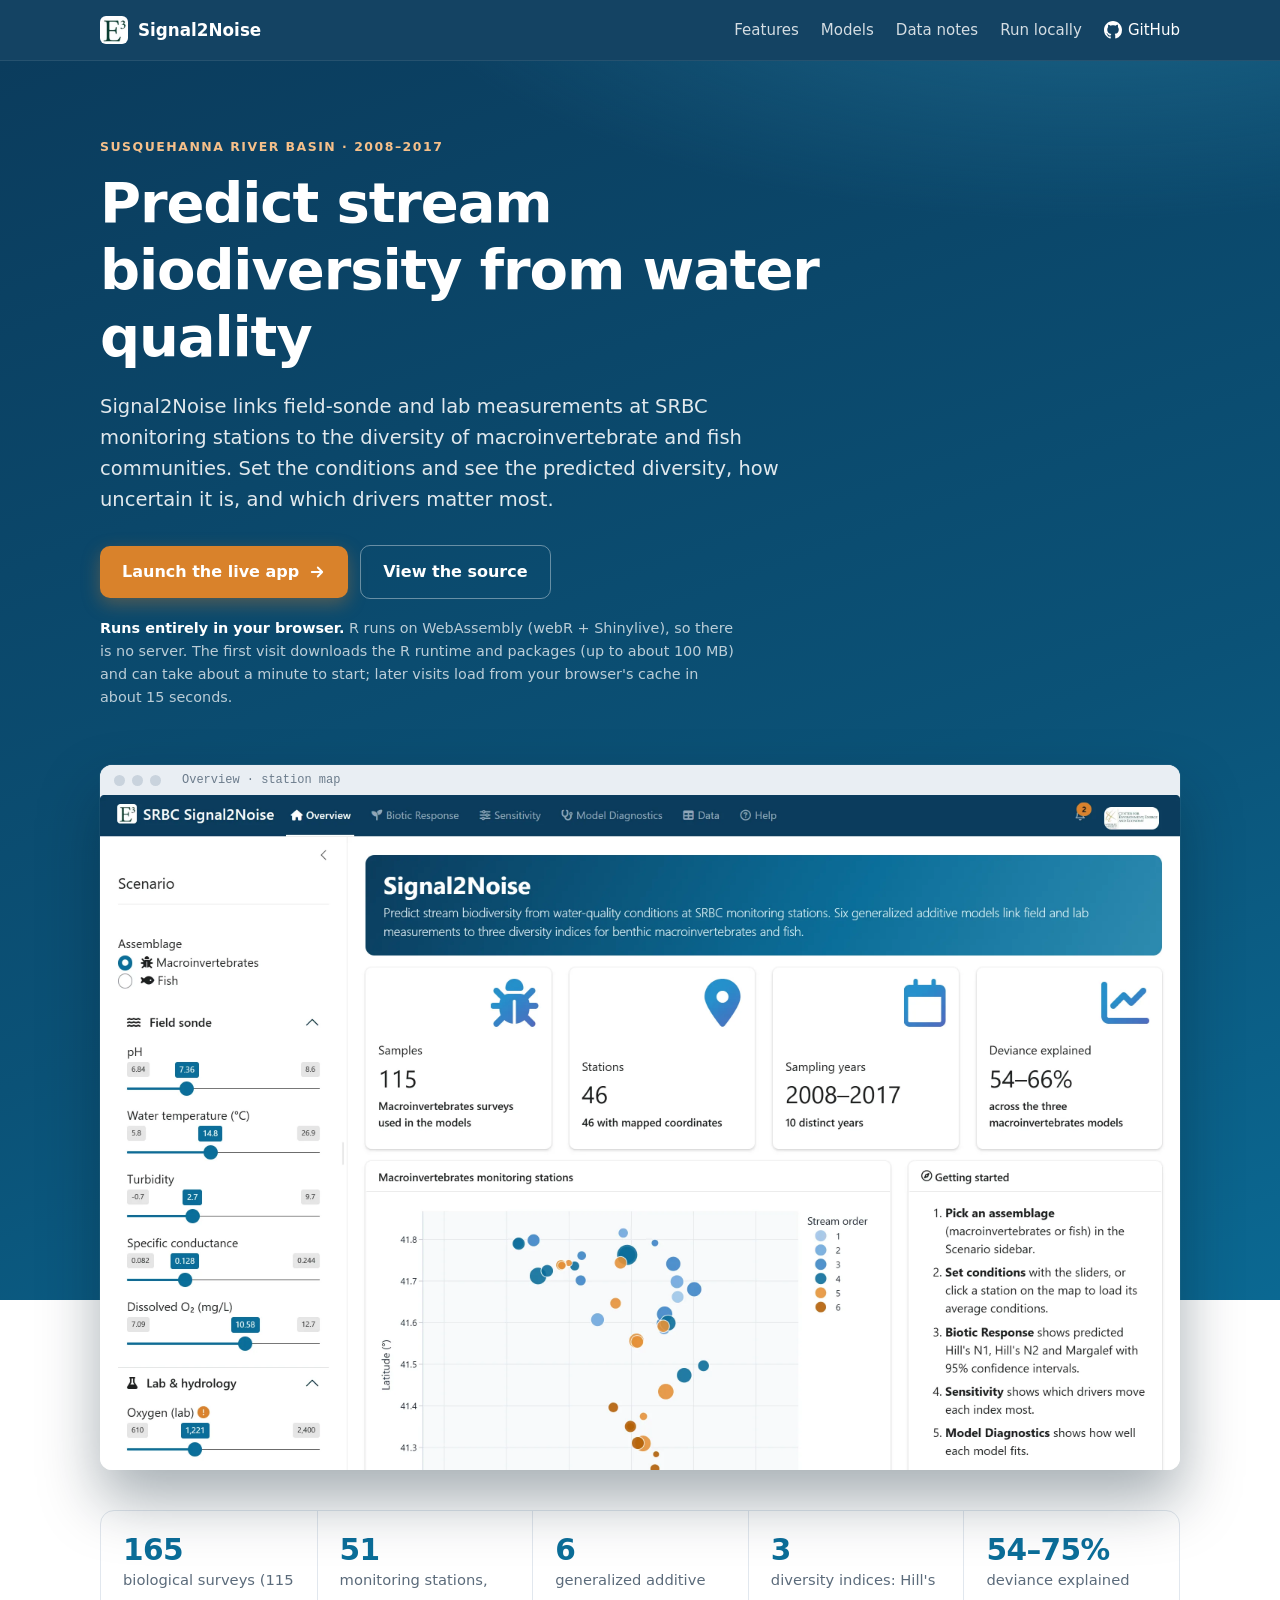
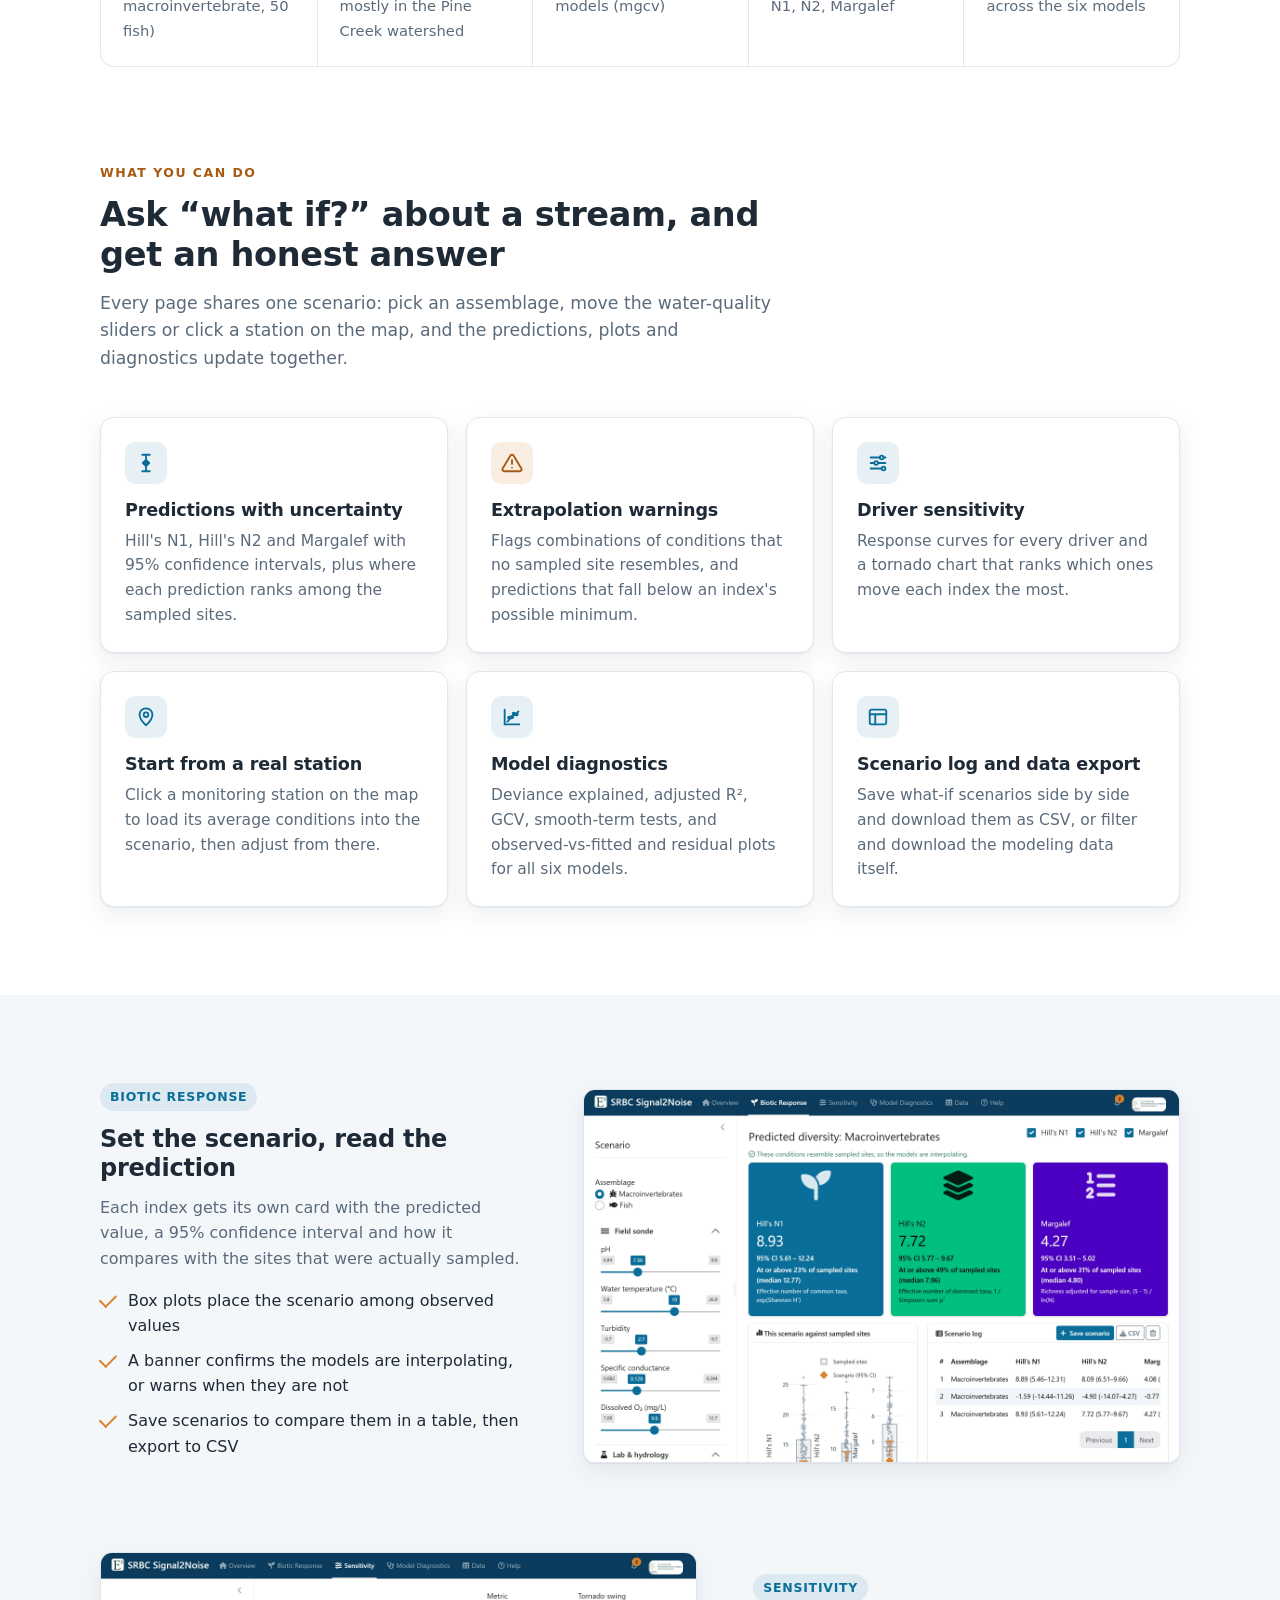
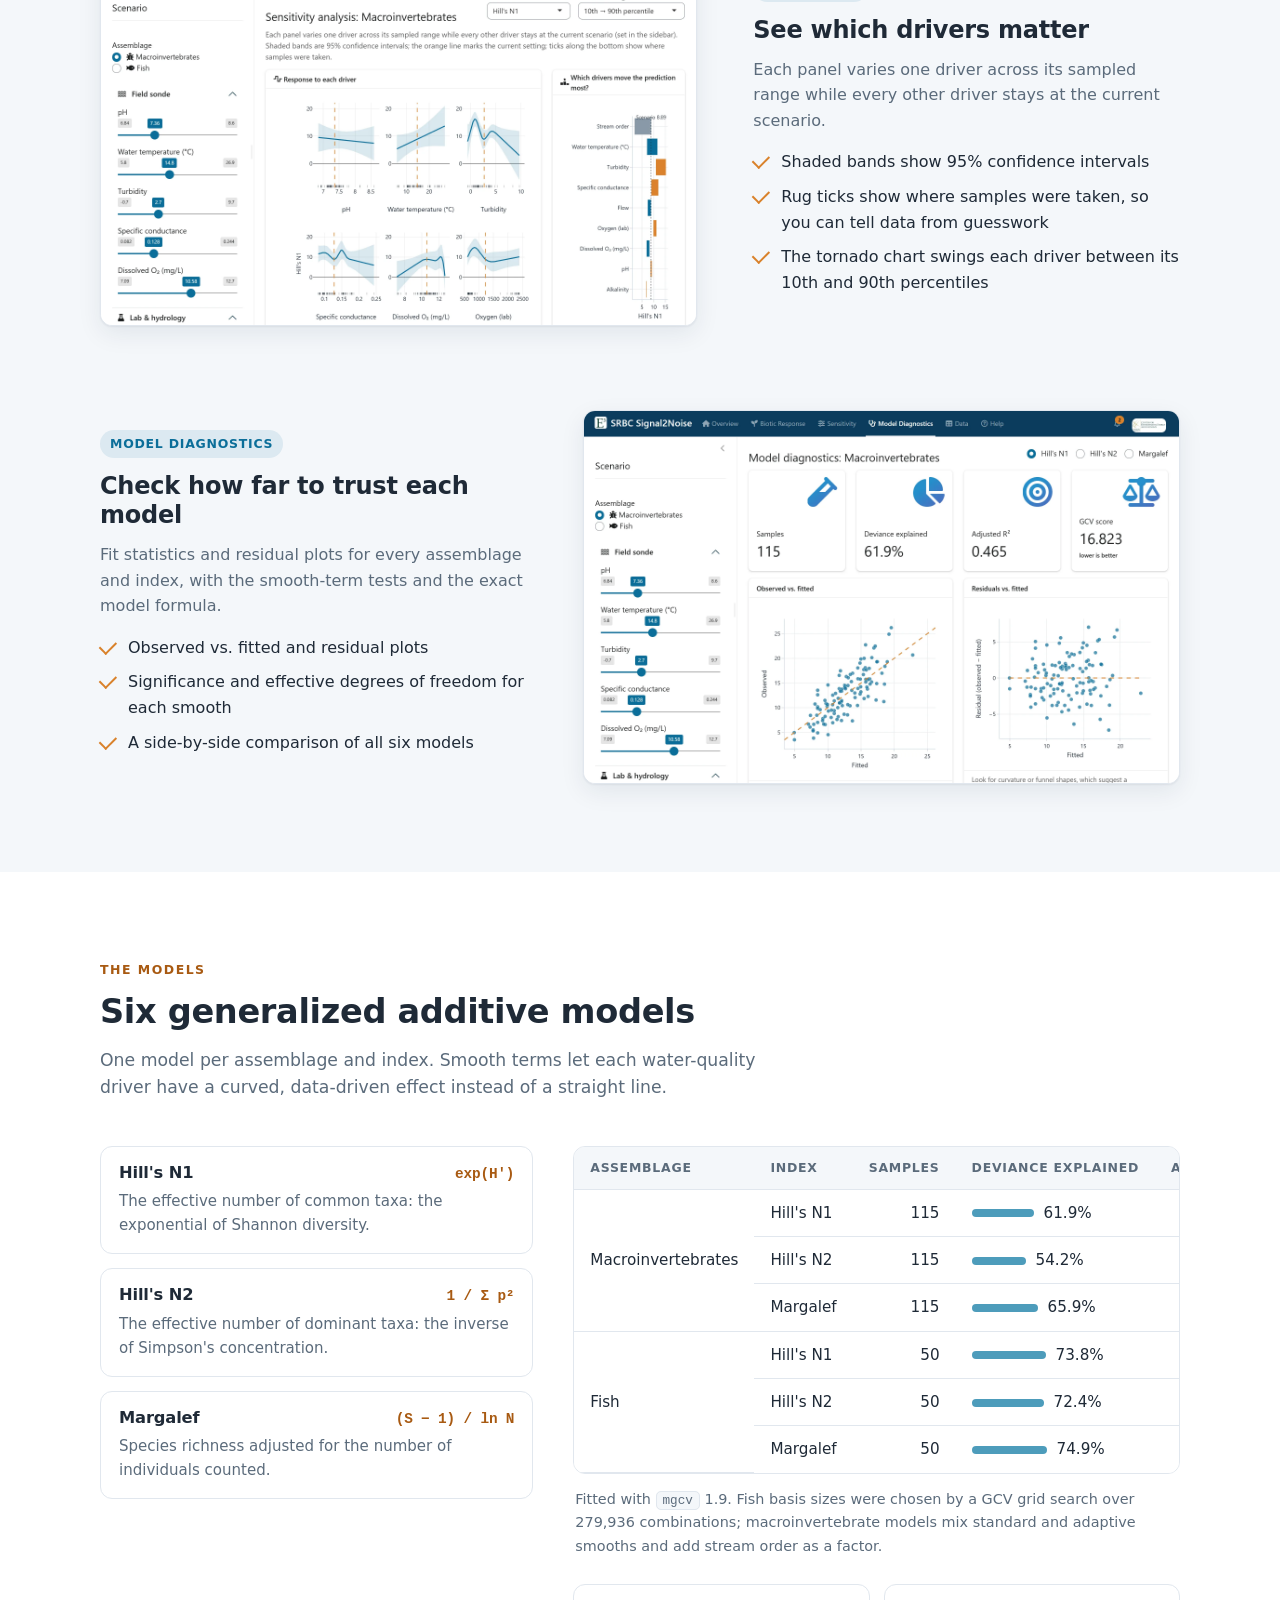
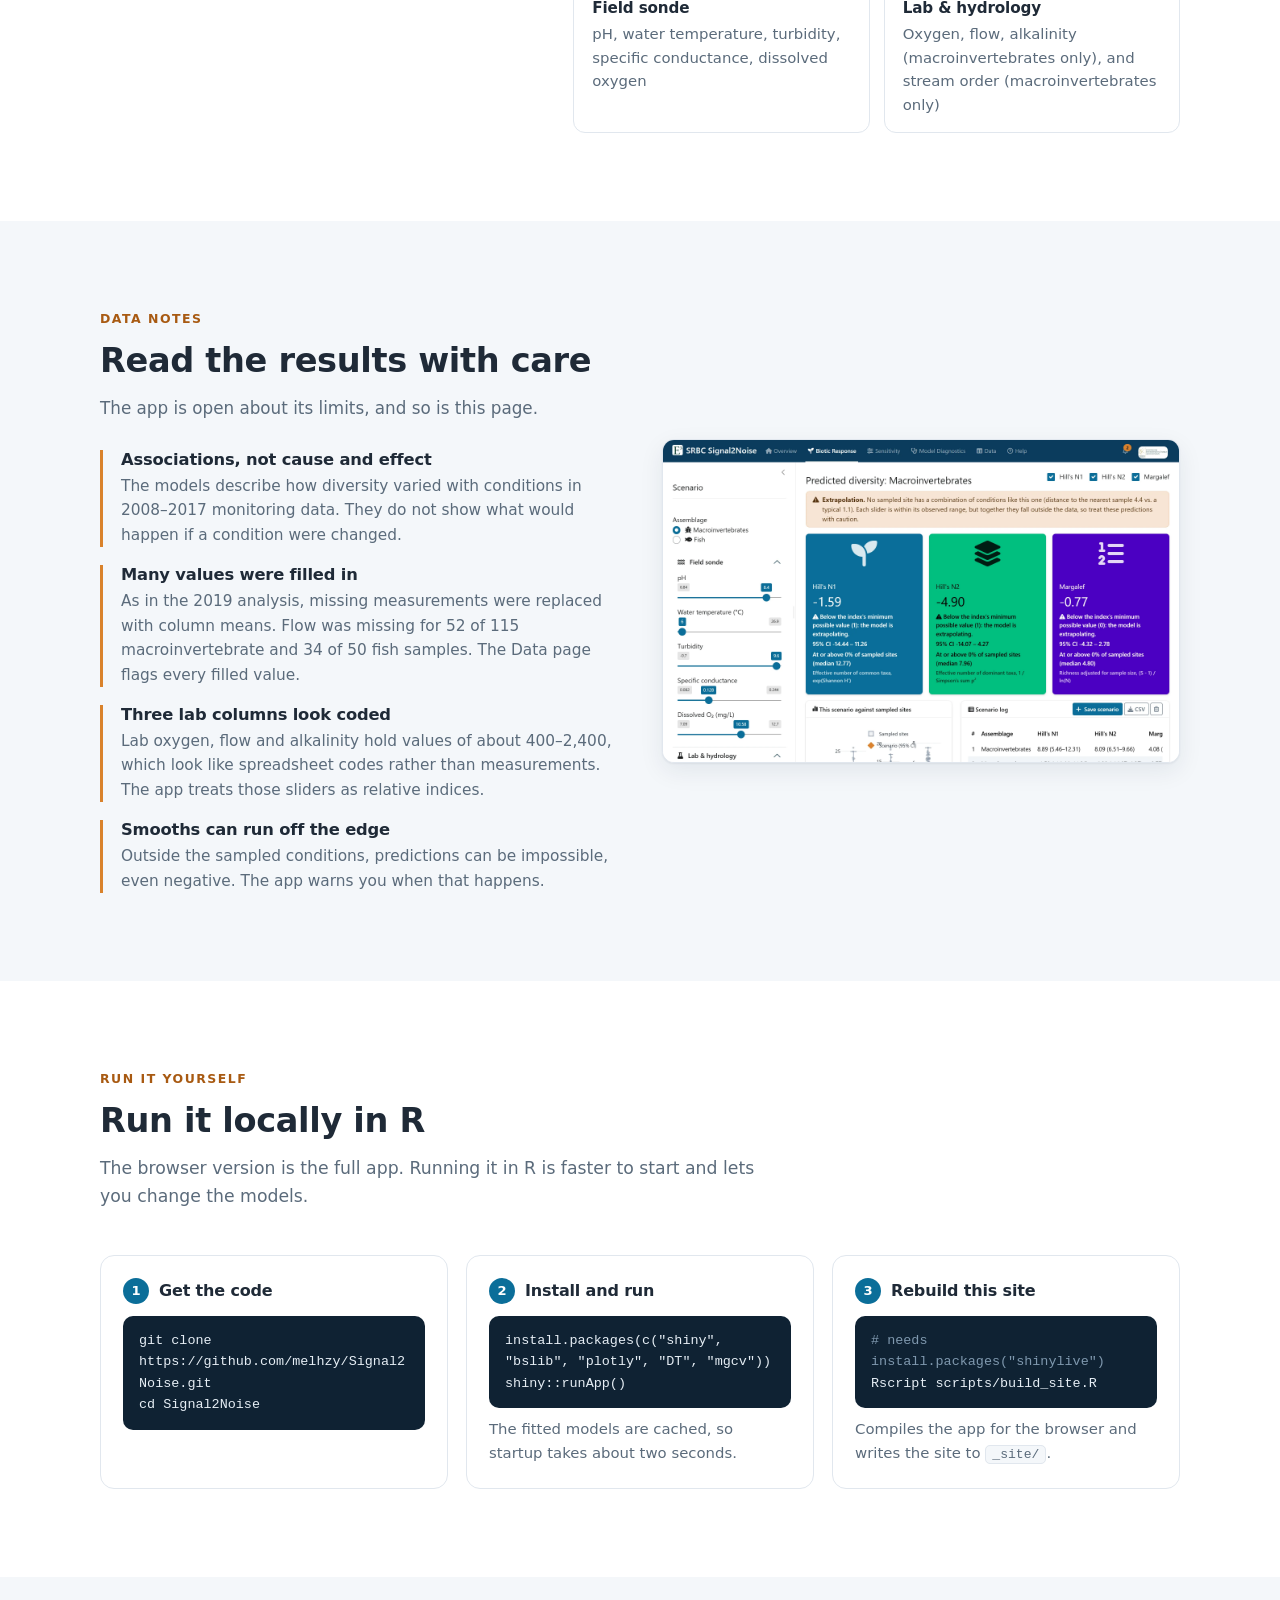
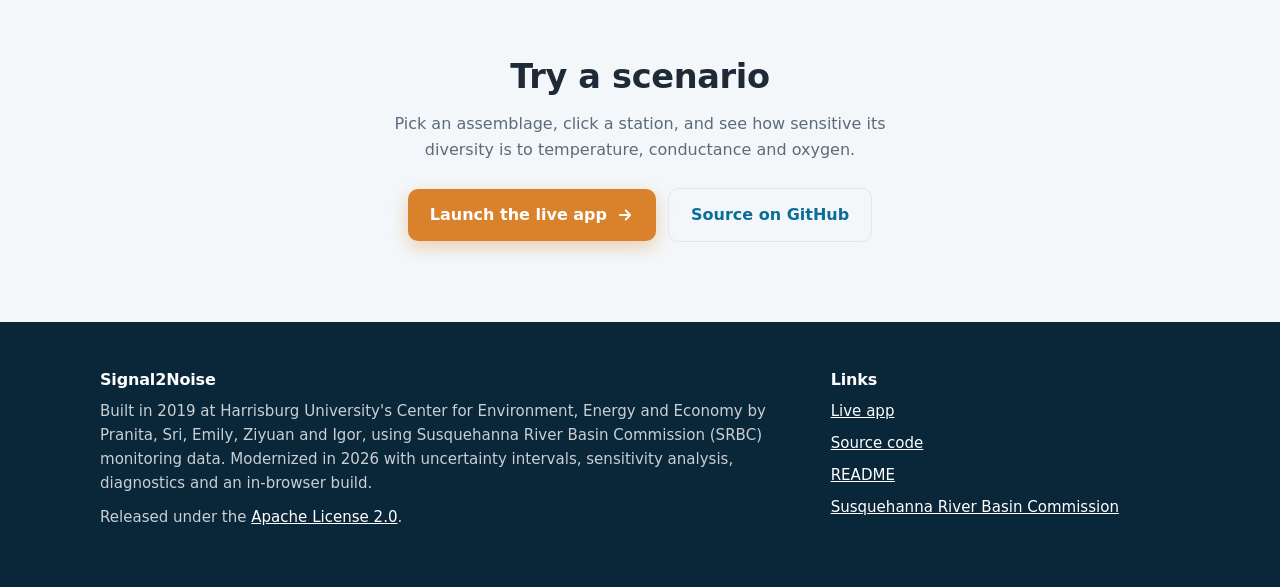
<file: index.html>
<!doctype html>
<html lang="en">
<head>
  <meta charset="utf-8">
  <meta name="viewport" content="width=device-width, initial-scale=1">
  <title>Signal2Noise · Stream biodiversity from water quality</title>
  <meta name="description" content="An R Shiny app that predicts macroinvertebrate and fish diversity from water-quality conditions at Susquehanna River Basin Commission monitoring stations. Runs in your browser.">
  <meta property="og:title" content="Signal2Noise">
  <meta property="og:description" content="Predict stream biodiversity from water-quality conditions with six generalized additive models. Runs entirely in your browser.">
  <meta property="og:type" content="website">
  <meta property="og:image" content="https://melhzy.github.io/Signal2Noise/assets/overview.webp">
  <link rel="icon" href="assets/favicon.jpg">
  <style>
    :root {
      --navy: #0B3C5D;
      --primary: #0B6E99;
      --teal: #2E8BB0;
      --accent: #D9822B;
      --accent-ink: #A85A12;
      --ink: #1F2A37;
      --muted: #5B6B7B;
      --bg: #FFFFFF;
      --bg-soft: #F4F7FA;
      --card: #FFFFFF;
      --line: #E1E7EE;
      --code-bg: #0F2233;
      --code-ink: #E6EEF5;
      --shadow: 0 1px 2px rgba(16, 42, 67, .06), 0 8px 24px rgba(16, 42, 67, .08);
      --radius: 14px;
      --wrap: 1120px;
      color-scheme: light;
    }
    @media (prefers-color-scheme: dark) {
      :root:not([data-theme="light"]) {
        --ink: #E6EDF3;
        --muted: #9AABBB;
        --bg: #0D1720;
        --bg-soft: #122130;
        --card: #15263A;
        --line: #24384D;
        --code-bg: #08131D;
        --accent-ink: #F0A65A;
        --shadow: 0 1px 2px rgba(0, 0, 0, .3), 0 8px 24px rgba(0, 0, 0, .35);
        color-scheme: dark;
      }
    }
    :root[data-theme="dark"] {
      --ink: #E6EDF3; --muted: #9AABBB; --bg: #0D1720; --bg-soft: #122130; --card: #15263A;
      --line: #24384D; --code-bg: #08131D; --accent-ink: #F0A65A; color-scheme: dark;
    }

    * { box-sizing: border-box; }
    html { scroll-behavior: smooth; scroll-padding-top: 72px; }
    body {
      margin: 0; background: var(--bg); color: var(--ink);
      font: 16px/1.6 system-ui, -apple-system, "Segoe UI", Roboto, "Helvetica Neue", Arial, sans-serif;
      -webkit-font-smoothing: antialiased;
    }
    img { max-width: 100%; height: auto; display: block; }
    a { color: var(--primary); }
    @media (prefers-color-scheme: dark) { :root:not([data-theme="light"]) main a:not(.btn) { color: #6CC0E5; } }
    code, pre { font-family: ui-monospace, "Cascadia Code", "SF Mono", Consolas, monospace; }
    .wrap { max-width: var(--wrap); margin: 0 auto; padding: 0 20px; }
    h1, h2, h3 { line-height: 1.2; letter-spacing: -0.01em; margin: 0; }
    h2 { font-size: clamp(1.6rem, 3vw, 2.1rem); }
    h3 { font-size: 1.1rem; }
    section { padding: 88px 0; }
    .eyebrow {
      font-size: .78rem; font-weight: 700; letter-spacing: .12em; text-transform: uppercase;
      color: var(--accent-ink); margin: 0 0 12px;
    }
    .section-head { max-width: 680px; margin-bottom: 44px; }
    .section-head p:not(.eyebrow) { color: var(--muted); font-size: 1.08rem; margin: 14px 0 0; }

    /* Top bar */
    .topbar {
      position: sticky; top: 0; z-index: 10;
      background: rgba(11, 60, 93, .96); backdrop-filter: saturate(140%) blur(8px);
      color: #fff; border-bottom: 1px solid rgba(255, 255, 255, .08);
    }
    .topbar .wrap { display: flex; align-items: center; gap: 24px; height: 60px; }
    .brand { display: inline-flex; align-items: center; gap: 10px; color: #fff; text-decoration: none; font-weight: 700; font-size: 1.05rem; }
    .brand img { width: 28px; height: 28px; border-radius: 6px; }
    .topnav { display: flex; gap: 22px; margin-left: auto; align-items: center; }
    .topnav a { color: rgba(255, 255, 255, .82); text-decoration: none; font-size: .94rem; }
    .topnav a:hover { color: #fff; }
    .topnav .gh { display: inline-flex; align-items: center; gap: 6px; color: #fff; }
    @media (max-width: 760px) { .topnav .opt { display: none; } }

    /* Hero */
    .hero {
      position: relative; color: #fff; padding: 76px 0 0;
      background:
        radial-gradient(1200px 500px at 85% -10%, rgba(46, 139, 176, .55), transparent 60%),
        linear-gradient(160deg, #0B3C5D 0%, #0B5277 55%, #0B6E99 100%);
    }
    .hero::after {
      content: ""; position: absolute; left: 0; right: 0; bottom: 0; height: 170px; background: var(--bg);
    }
    .hero-copy { max-width: 760px; position: relative; z-index: 1; }
    .hero .eyebrow { color: #F6C08A; }
    .hero h1 { font-size: clamp(2.1rem, 5.2vw, 3.5rem); font-weight: 800; letter-spacing: -0.02em; }
    .hero .lead { font-size: clamp(1.05rem, 1.7vw, 1.22rem); color: rgba(255, 255, 255, .88); margin: 20px 0 30px; max-width: 680px; }
    .ctas { display: flex; flex-wrap: wrap; gap: 12px; align-items: center; }
    .btn {
      display: inline-flex; align-items: center; gap: 9px; padding: 13px 22px; border-radius: 10px;
      font-weight: 650; font-size: 1rem; text-decoration: none; transition: transform .12s ease, box-shadow .12s ease, background .12s ease;
    }
    .btn:hover { transform: translateY(-1px); }
    .btn-primary { background: var(--accent); color: #fff !important; box-shadow: 0 6px 18px rgba(217, 130, 43, .35); }
    .btn-primary:hover { background: #E38F38; }
    .btn-ghost { color: #fff !important; border: 1px solid rgba(255, 255, 255, .38); }
    .btn-ghost:hover { background: rgba(255, 255, 255, .08); }
    .hero-note { margin: 18px 0 0; font-size: .9rem; color: rgba(255, 255, 255, .72); max-width: 640px; }
    .hero-note strong { color: #fff; font-weight: 600; }

    .frame {
      position: relative; z-index: 1; margin: 56px auto 0; border-radius: 12px; overflow: hidden;
      background: #fff; box-shadow: 0 30px 60px rgba(4, 25, 41, .35), 0 0 0 1px rgba(255, 255, 255, .06);
    }
    .frame-bar { display: flex; gap: 7px; align-items: center; height: 30px; padding: 0 14px; background: #E9EEF3; }
    .frame-bar span { width: 11px; height: 11px; border-radius: 50%; background: #C9D3DD; }
    .frame-bar em { margin-left: 14px; font-style: normal; font-size: .75rem; color: #6B7B8B; font-family: ui-monospace, Consolas, monospace; }

    /* Stats */
    .stats { padding: 40px 0 8px; }
    .stat-grid {
      display: grid; grid-template-columns: repeat(5, 1fr); gap: 0;
      border: 1px solid var(--line); border-radius: var(--radius); background: var(--card);
    }
    .stat { padding: 22px 22px; border-left: 1px solid var(--line); }
    .stat:first-child { border-left: 0; }
    .stat b { display: block; font-size: 1.85rem; font-weight: 750; color: var(--primary); letter-spacing: -0.02em; line-height: 1.15; }
    @media (prefers-color-scheme: dark) { :root:not([data-theme="light"]) .stat b { color: #6CC0E5; } }
    .stat span { color: var(--muted); font-size: .92rem; }
    @media (max-width: 860px) {
      .stat-grid { grid-template-columns: repeat(2, 1fr); }
      .stat { border-left: 0; border-top: 1px solid var(--line); }
      .stat:nth-child(-n+2) { border-top: 0; }
      .stat:nth-child(even) { border-left: 1px solid var(--line); }
      .stat:last-child { grid-column: 1 / -1; border-left: 0; }
    }

    /* Feature cards */
    .cards { display: grid; grid-template-columns: repeat(3, 1fr); gap: 18px; }
    @media (max-width: 900px) { .cards { grid-template-columns: repeat(2, 1fr); } }
    @media (max-width: 600px) { .cards { grid-template-columns: 1fr; } }
    .card {
      background: var(--card); border: 1px solid var(--line); border-radius: var(--radius);
      padding: 24px; box-shadow: var(--shadow);
    }
    .card .ico {
      width: 42px; height: 42px; border-radius: 10px; display: grid; place-items: center;
      background: rgba(11, 110, 153, .1); color: var(--primary); margin-bottom: 16px;
    }
    .card .ico.warn { background: rgba(217, 130, 43, .14); color: var(--accent-ink); }
    @media (prefers-color-scheme: dark) { :root:not([data-theme="light"]) .card .ico { color: #6CC0E5; background: rgba(108, 192, 229, .12); } }
    .card p { margin: 8px 0 0; color: var(--muted); font-size: .97rem; }

    /* Tour */
    .tour { background: var(--bg-soft); }
    .tour-row { display: grid; grid-template-columns: 5fr 7fr; gap: 56px; align-items: center; }
    .tour-row + .tour-row { margin-top: 84px; }
    .tour-row.flip { grid-template-columns: 7fr 5fr; }
    .tour-row.flip .tour-text { order: 2; }
    @media (max-width: 900px) {
      .tour-row, .tour-row.flip { grid-template-columns: 1fr; gap: 26px; }
      .tour-row.flip .tour-text { order: 0; }
    }
    .tour-text h3 { font-size: 1.5rem; margin-bottom: 12px; }
    .tour-text > p { color: var(--muted); margin: 0 0 16px; }
    .ticks { list-style: none; padding: 0; margin: 0; }
    .ticks li { position: relative; padding-left: 28px; margin: 9px 0; }
    .ticks li::before {
      content: ""; position: absolute; left: 2px; top: .5em; width: 14px; height: 8px;
      border-left: 2.5px solid var(--accent); border-bottom: 2.5px solid var(--accent); transform: rotate(-45deg) translateY(-3px);
    }
    .shot { border-radius: 12px; overflow: hidden; border: 1px solid var(--line); box-shadow: var(--shadow); background: #fff; }
    .page-tag {
      display: inline-block; font-size: .78rem; font-weight: 700; letter-spacing: .06em; text-transform: uppercase;
      color: var(--primary); background: rgba(11, 110, 153, .1); padding: 4px 10px; border-radius: 999px; margin-bottom: 14px;
    }
    @media (prefers-color-scheme: dark) { :root:not([data-theme="light"]) .page-tag { color: #6CC0E5; background: rgba(108, 192, 229, .12); } }

    /* Models */
    .model-grid { display: grid; grid-template-columns: 5fr 7fr; gap: 40px; align-items: start; }
    @media (max-width: 900px) { .model-grid { grid-template-columns: 1fr; } }
    .model-grid > *, .tour-row > *, .caveat-grid > * { min-width: 0; }
    .indices { display: grid; gap: 14px; }
    .index { border: 1px solid var(--line); border-radius: 12px; padding: 16px 18px; background: var(--card); }
    .index h3 { display: flex; justify-content: space-between; align-items: baseline; gap: 12px; font-size: 1.02rem; }
    .index h3 code { font-size: .9rem; color: var(--accent-ink); font-weight: 600; white-space: nowrap; }
    .index p { margin: 6px 0 0; color: var(--muted); font-size: .94rem; }
    .table-wrap { overflow-x: auto; border: 1px solid var(--line); border-radius: 12px; background: var(--card); }
    table { width: 100%; border-collapse: collapse; font-size: .95rem; font-variant-numeric: tabular-nums; }
    th, td { padding: 11px 16px; text-align: left; border-bottom: 1px solid var(--line); white-space: nowrap; }
    th { font-size: .78rem; text-transform: uppercase; letter-spacing: .06em; color: var(--muted); font-weight: 650; background: var(--bg-soft); }
    td.num, th.num { text-align: right; }
    tr:last-child td { border-bottom: 0; }
    tr.group td { padding-top: 14px; }
    .bar { display: inline-block; vertical-align: middle; height: 8px; border-radius: 4px; background: var(--teal); margin-right: 10px; opacity: .85; }
    .fineprint { color: var(--muted); font-size: .9rem; margin: 14px 2px 0; }
    .drivers { margin-top: 26px; display: grid; grid-template-columns: 1fr 1fr; gap: 14px; }
    @media (max-width: 600px) { .drivers { grid-template-columns: 1fr; } }
    .drivers div { border: 1px solid var(--line); border-radius: 12px; padding: 14px 18px; background: var(--card); }
    .drivers h3 { font-size: .95rem; margin-bottom: 6px; }
    .drivers p { margin: 0; color: var(--muted); font-size: .93rem; }

    /* Caveats */
    .caveat-grid { display: grid; grid-template-columns: 6fr 6fr; gap: 44px; align-items: center; }
    @media (max-width: 900px) { .caveat-grid { grid-template-columns: 1fr; } }
    .caveats { display: grid; gap: 18px; }
    .caveat { padding-left: 18px; border-left: 3px solid var(--accent); }
    .caveat h3 { font-size: 1.02rem; }
    .caveat p { margin: 4px 0 0; color: var(--muted); font-size: .96rem; }

    /* Run locally */
    .steps { display: grid; grid-template-columns: repeat(3, 1fr); gap: 18px; counter-reset: step; }
    @media (max-width: 900px) { .steps { grid-template-columns: 1fr; } }
    .step { background: var(--card); border: 1px solid var(--line); border-radius: var(--radius); padding: 22px; min-width: 0; }
    .step h3 { display: flex; align-items: center; gap: 10px; margin-bottom: 12px; font-size: 1rem; }
    .step h3::before {
      counter-increment: step; content: counter(step);
      display: grid; place-items: center; width: 26px; height: 26px; border-radius: 50%;
      background: var(--primary); color: #fff; font-size: .82rem; font-weight: 700; flex: none;
    }
    .step p { color: var(--muted); font-size: .93rem; margin: 10px 0 0; }
    pre {
      margin: 0; background: var(--code-bg); color: var(--code-ink); border-radius: 10px;
      padding: 14px 16px; font-size: .84rem; line-height: 1.6; overflow-x: auto;
      white-space: pre-wrap; overflow-wrap: anywhere;
    }
    pre .c { color: #7F98AE; }
    p code, li code { font-size: .88em; background: var(--bg-soft); border: 1px solid var(--line); padding: 1px 6px; border-radius: 5px; }

    /* Footer */
    footer { background: #0A2639; color: rgba(255, 255, 255, .78); padding: 48px 0; font-size: .94rem; }
    footer .wrap { display: grid; grid-template-columns: 2fr 1fr; gap: 32px; }
    @media (max-width: 760px) { footer .wrap { grid-template-columns: 1fr; } }
    footer a { color: #fff; }
    footer h3 { color: #fff; font-size: 1rem; margin-bottom: 10px; }
    footer p { margin: 0 0 10px; }
    footer ul { list-style: none; padding: 0; margin: 0; }
    footer li { margin: 0 0 8px; }

    .cta-band { text-align: center; padding: 80px 0; background: var(--bg-soft); }
    .cta-band p { color: var(--muted); max-width: 560px; margin: 14px auto 26px; }
    .cta-band .btn-ghost { color: var(--primary) !important; border-color: var(--line); }
    @media (prefers-color-scheme: dark) { :root:not([data-theme="light"]) .cta-band .btn-ghost { color: #6CC0E5 !important; } }
    .cta-band .ctas { justify-content: center; }

    @media (max-width: 600px) {
      section { padding: 64px 0; }
      .wrap { padding: 0 16px; }
      .hero { padding-top: 52px; }
      .hero::after { height: 70px; }
      .frame { margin-top: 40px; }
      .btn { width: 100%; justify-content: center; }
    }
    @media (prefers-reduced-motion: reduce) { html { scroll-behavior: auto; } .btn { transition: none; } }
  </style>
</head>
<body>

<header class="topbar">
  <div class="wrap">
    <a class="brand" href="./"><img src="assets/favicon.jpg" alt="" width="28" height="28">Signal2Noise</a>
    <nav class="topnav" aria-label="Sections">
      <a class="opt" href="#features">Features</a>
      <a class="opt" href="#models">Models</a>
      <a class="opt" href="#caveats">Data notes</a>
      <a class="opt" href="#run">Run locally</a>
      <a class="gh" href="https://github.com/melhzy/Signal2Noise">
        <svg width="18" height="18" viewBox="0 0 16 16" fill="currentColor" aria-hidden="true"><path d="M8 0C3.58 0 0 3.58 0 8c0 3.54 2.29 6.53 5.47 7.59.4.07.55-.17.55-.38 0-.19-.01-.82-.01-1.49-2.01.37-2.53-.49-2.69-.94-.09-.23-.48-.94-.82-1.13-.28-.15-.68-.52-.01-.53.63-.01 1.08.58 1.23.82.72 1.21 1.87.87 2.33.66.07-.52.28-.87.51-1.07-1.78-.2-3.64-.89-3.64-3.95 0-.87.31-1.59.82-2.15-.08-.2-.36-1.02.08-2.12 0 0 .67-.21 2.2.82.64-.18 1.32-.27 2-.27.68 0 1.36.09 2 .27 1.53-1.04 2.2-.82 2.2-.82.44 1.1.16 1.92.08 2.12.51.56.82 1.27.82 2.15 0 3.07-1.87 3.75-3.65 3.95.29.25.54.73.54 1.48 0 1.07-.01 1.93-.01 2.2 0 .21.15.46.55.38A8.013 8.013 0 0016 8c0-4.42-3.58-8-8-8z"/></svg>
        GitHub
      </a>
    </nav>
  </div>
</header>

<main>
  <section class="hero">
    <div class="wrap">
      <div class="hero-copy">
        <p class="eyebrow">Susquehanna River Basin · 2008–2017</p>
        <h1>Predict stream biodiversity from water quality</h1>
        <p class="lead">
          Signal2Noise links field-sonde and lab measurements at SRBC monitoring stations
          to the diversity of macroinvertebrate and fish communities. Set the conditions
          and see the predicted diversity, how uncertain it is, and which drivers matter most.
        </p>
        <div class="ctas">
          <a class="btn btn-primary" href="app/">
            Launch the live app
            <svg width="18" height="18" viewBox="0 0 24 24" fill="none" stroke="currentColor" stroke-width="2.4" stroke-linecap="round" stroke-linejoin="round" aria-hidden="true"><path d="M5 12h14M13 6l6 6-6 6"/></svg>
          </a>
          <a class="btn btn-ghost" href="https://github.com/melhzy/Signal2Noise">View the source</a>
        </div>
        <p class="hero-note">
          <strong>Runs entirely in your browser.</strong> R runs on WebAssembly (webR + Shinylive), so there is no server.
          The first visit downloads the R runtime and packages (up to about 100 MB) and can take
          about a minute to start; later visits load from your browser's cache in about 15 seconds.
        </p>
      </div>
      <figure class="frame" style="margin-bottom:0">
        <div class="frame-bar"><span></span><span></span><span></span><em>Overview · station map</em></div>
        <img src="assets/overview.webp" width="1440" height="900"
             alt="Signal2Noise overview page: scenario sliders, headline numbers and a map of monitoring stations coloured by stream order">
      </figure>
    </div>
  </section>

  <section class="stats" aria-label="At a glance">
    <div class="wrap">
      <div class="stat-grid">
        <div class="stat"><b>165</b><span>biological surveys (115 macroinvertebrate, 50 fish)</span></div>
        <div class="stat"><b>51</b><span>monitoring stations, mostly in the Pine Creek watershed</span></div>
        <div class="stat"><b>6</b><span>generalized additive models (mgcv)</span></div>
        <div class="stat"><b>3</b><span>diversity indices: Hill's N1, N2, Margalef</span></div>
        <div class="stat"><b>54–75%</b><span>deviance explained across the six models</span></div>
      </div>
    </div>
  </section>

  <section id="features">
    <div class="wrap">
      <div class="section-head">
        <p class="eyebrow">What you can do</p>
        <h2>Ask “what if?” about a stream, and get an honest answer</h2>
        <p>Every page shares one scenario: pick an assemblage, move the water-quality sliders or click a station on the map, and the predictions, plots and diagnostics update together.</p>
      </div>
      <div class="cards">
        <article class="card">
          <div class="ico"><svg width="22" height="22" viewBox="0 0 24 24" fill="none" stroke="currentColor" stroke-width="2" stroke-linecap="round" stroke-linejoin="round" aria-hidden="true"><path d="M12 3v18M8 3h8M8 21h8"/><path d="M12 8.5l3.5 3.5-3.5 3.5L8.5 12z" fill="currentColor"/></svg></div>
          <h3>Predictions with uncertainty</h3>
          <p>Hill's N1, Hill's N2 and Margalef with 95% confidence intervals, plus where each prediction ranks among the sampled sites.</p>
        </article>
        <article class="card">
          <div class="ico warn"><svg width="22" height="22" viewBox="0 0 24 24" fill="none" stroke="currentColor" stroke-width="2" stroke-linecap="round" stroke-linejoin="round" aria-hidden="true"><path d="M10.3 3.9L1.8 18a2 2 0 001.7 3h17a2 2 0 001.7-3L13.7 3.9a2 2 0 00-3.4 0z"/><path d="M12 9v4M12 17h.01"/></svg></div>
          <h3>Extrapolation warnings</h3>
          <p>Flags combinations of conditions that no sampled site resembles, and predictions that fall below an index's possible minimum.</p>
        </article>
        <article class="card">
          <div class="ico"><svg width="22" height="22" viewBox="0 0 24 24" fill="none" stroke="currentColor" stroke-width="2" stroke-linecap="round" aria-hidden="true"><path d="M4 6h10M18 6h2M4 12h4M12 12h8M4 18h12M20 18h0"/><circle cx="16" cy="6" r="2"/><circle cx="10" cy="12" r="2"/><circle cx="18" cy="18" r="2"/></svg></div>
          <h3>Driver sensitivity</h3>
          <p>Response curves for every driver and a tornado chart that ranks which ones move each index the most.</p>
        </article>
        <article class="card">
          <div class="ico"><svg width="22" height="22" viewBox="0 0 24 24" fill="none" stroke="currentColor" stroke-width="2" stroke-linecap="round" stroke-linejoin="round" aria-hidden="true"><path d="M12 21s-7-6.2-7-11.5a7 7 0 0114 0C19 14.8 12 21 12 21z"/><circle cx="12" cy="9.5" r="2.5"/></svg></div>
          <h3>Start from a real station</h3>
          <p>Click a monitoring station on the map to load its average conditions into the scenario, then adjust from there.</p>
        </article>
        <article class="card">
          <div class="ico"><svg width="22" height="22" viewBox="0 0 24 24" fill="none" stroke="currentColor" stroke-width="2" stroke-linecap="round" aria-hidden="true"><path d="M4 4v16h16"/><path d="M7 17L19 6" stroke-dasharray="2 3"/><circle cx="9" cy="13" r="1.3" fill="currentColor"/><circle cx="12" cy="12" r="1.3" fill="currentColor"/><circle cx="14" cy="8.5" r="1.3" fill="currentColor"/><circle cx="17" cy="9" r="1.3" fill="currentColor"/></svg></div>
          <h3>Model diagnostics</h3>
          <p>Deviance explained, adjusted R², GCV, smooth-term tests, and observed-vs-fitted and residual plots for all six models.</p>
        </article>
        <article class="card">
          <div class="ico"><svg width="22" height="22" viewBox="0 0 24 24" fill="none" stroke="currentColor" stroke-width="2" stroke-linecap="round" stroke-linejoin="round" aria-hidden="true"><rect x="3" y="4" width="18" height="16" rx="2"/><path d="M3 9h18M9 9v11"/></svg></div>
          <h3>Scenario log and data export</h3>
          <p>Save what-if scenarios side by side and download them as CSV, or filter and download the modeling data itself.</p>
        </article>
      </div>
    </div>
  </section>

  <section class="tour" aria-label="Tour of the app">
    <div class="wrap">
      <div class="tour-row">
        <div class="tour-text">
          <span class="page-tag">Biotic Response</span>
          <h3>Set the scenario, read the prediction</h3>
          <p>Each index gets its own card with the predicted value, a 95% confidence interval and how it compares with the sites that were actually sampled.</p>
          <ul class="ticks">
            <li>Box plots place the scenario among observed values</li>
            <li>A banner confirms the models are interpolating, or warns when they are not</li>
            <li>Save scenarios to compare them in a table, then export to CSV</li>
          </ul>
        </div>
        <div class="shot"><img src="assets/biotic.webp" width="1280" height="800" loading="lazy"
             alt="Biotic Response page with predicted Hill's N1 8.93, Hill's N2 7.72 and Margalef 4.27, confidence intervals and a log of three saved scenarios"></div>
      </div>

      <div class="tour-row flip">
        <div class="tour-text">
          <span class="page-tag">Sensitivity</span>
          <h3>See which drivers matter</h3>
          <p>Each panel varies one driver across its sampled range while every other driver stays at the current scenario.</p>
          <ul class="ticks">
            <li>Shaded bands show 95% confidence intervals</li>
            <li>Rug ticks show where samples were taken, so you can tell data from guesswork</li>
            <li>The tornado chart swings each driver between its 10th and 90th percentiles</li>
          </ul>
        </div>
        <div class="shot"><img src="assets/sensitivity.webp" width="1280" height="800" loading="lazy"
             alt="Sensitivity page with response curves for pH, water temperature, turbidity, conductance, dissolved oxygen and lab oxygen, and a tornado chart ranking stream order and water temperature highest"></div>
      </div>

      <div class="tour-row">
        <div class="tour-text">
          <span class="page-tag">Model Diagnostics</span>
          <h3>Check how far to trust each model</h3>
          <p>Fit statistics and residual plots for every assemblage and index, with the smooth-term tests and the exact model formula.</p>
          <ul class="ticks">
            <li>Observed vs. fitted and residual plots</li>
            <li>Significance and effective degrees of freedom for each smooth</li>
            <li>A side-by-side comparison of all six models</li>
          </ul>
        </div>
        <div class="shot"><img src="assets/diagnostics.webp" width="1280" height="800" loading="lazy"
             alt="Model Diagnostics page showing 115 samples, 61.9% deviance explained, adjusted R squared 0.465, and observed-vs-fitted and residual scatter plots"></div>
      </div>
    </div>
  </section>

  <section id="models">
    <div class="wrap">
      <div class="section-head">
        <p class="eyebrow">The models</p>
        <h2>Six generalized additive models</h2>
        <p>One model per assemblage and index. Smooth terms let each water-quality driver have a curved, data-driven effect instead of a straight line.</p>
      </div>
      <div class="model-grid">
        <div class="indices">
          <div class="index">
            <h3>Hill's N1 <code>exp(H′)</code></h3>
            <p>The effective number of common taxa: the exponential of Shannon diversity.</p>
          </div>
          <div class="index">
            <h3>Hill's N2 <code>1 / Σ p²</code></h3>
            <p>The effective number of dominant taxa: the inverse of Simpson's concentration.</p>
          </div>
          <div class="index">
            <h3>Margalef <code>(S − 1) / ln N</code></h3>
            <p>Species richness adjusted for the number of individuals counted.</p>
          </div>
        </div>
        <div>
          <div class="table-wrap">
            <table>
              <thead>
                <tr><th>Assemblage</th><th>Index</th><th class="num">Samples</th><th>Deviance explained</th><th class="num">Adj. R²</th></tr>
              </thead>
              <tbody>
                <tr><td rowspan="3">Macroinvertebrates</td><td>Hill's N1</td><td class="num">115</td><td><span class="bar" style="width:62px"></span>61.9%</td><td class="num">0.47</td></tr>
                <tr><td>Hill's N2</td><td class="num">115</td><td><span class="bar" style="width:54px"></span>54.2%</td><td class="num">0.38</td></tr>
                <tr><td>Margalef</td><td class="num">115</td><td><span class="bar" style="width:66px"></span>65.9%</td><td class="num">0.51</td></tr>
                <tr><td rowspan="3">Fish</td><td>Hill's N1</td><td class="num">50</td><td><span class="bar" style="width:74px"></span>73.8%</td><td class="num">0.60</td></tr>
                <tr><td>Hill's N2</td><td class="num">50</td><td><span class="bar" style="width:72px"></span>72.4%</td><td class="num">0.58</td></tr>
                <tr><td>Margalef</td><td class="num">50</td><td><span class="bar" style="width:75px"></span>74.9%</td><td class="num">0.62</td></tr>
              </tbody>
            </table>
          </div>
          <p class="fineprint">Fitted with <code>mgcv</code> 1.9. Fish basis sizes were chosen by a GCV grid search over 279,936 combinations; macroinvertebrate models mix standard and adaptive smooths and add stream order as a factor.</p>
          <div class="drivers">
            <div>
              <h3>Field sonde</h3>
              <p>pH, water temperature, turbidity, specific conductance, dissolved oxygen</p>
            </div>
            <div>
              <h3>Lab &amp; hydrology</h3>
              <p>Oxygen, flow, alkalinity (macroinvertebrates only), and stream order (macroinvertebrates only)</p>
            </div>
          </div>
        </div>
      </div>
    </div>
  </section>

  <section id="caveats" class="tour">
    <div class="wrap caveat-grid">
      <div>
        <p class="eyebrow">Data notes</p>
        <h2>Read the results with care</h2>
        <p class="fineprint" style="font-size:1.05rem;margin:14px 0 28px">The app is open about its limits, and so is this page.</p>
        <div class="caveats">
          <div class="caveat">
            <h3>Associations, not cause and effect</h3>
            <p>The models describe how diversity varied with conditions in 2008–2017 monitoring data. They do not show what would happen if a condition were changed.</p>
          </div>
          <div class="caveat">
            <h3>Many values were filled in</h3>
            <p>As in the 2019 analysis, missing measurements were replaced with column means. Flow was missing for 52 of 115 macroinvertebrate and 34 of 50 fish samples. The Data page flags every filled value.</p>
          </div>
          <div class="caveat">
            <h3>Three lab columns look coded</h3>
            <p>Lab oxygen, flow and alkalinity hold values of about 400–2,400, which look like spreadsheet codes rather than measurements. The app treats those sliders as relative indices.</p>
          </div>
          <div class="caveat">
            <h3>Smooths can run off the edge</h3>
            <p>Outside the sampled conditions, predictions can be impossible, even negative. The app warns you when that happens.</p>
          </div>
        </div>
      </div>
      <div class="shot"><img src="assets/extrapolation.webp" width="1280" height="800" loading="lazy"
           alt="Biotic Response page showing an extrapolation warning and negative predicted values flagged as below each index's possible minimum"></div>
    </div>
  </section>

  <section id="run">
    <div class="wrap">
      <div class="section-head">
        <p class="eyebrow">Run it yourself</p>
        <h2>Run it locally in R</h2>
        <p>The browser version is the full app. Running it in R is faster to start and lets you change the models.</p>
      </div>
      <div class="steps">
        <div class="step">
          <h3>Get the code</h3>
<pre>git clone https://github.com/melhzy/Signal2Noise.git
cd Signal2Noise</pre>
        </div>
        <div class="step">
          <h3>Install and run</h3>
<pre>install.packages(c("shiny", "bslib", "plotly", "DT", "mgcv"))
shiny::runApp()</pre>
          <p>The fitted models are cached, so startup takes about two seconds.</p>
        </div>
        <div class="step">
          <h3>Rebuild this site</h3>
<pre><span class="c"># needs install.packages("shinylive")</span>
Rscript scripts/build_site.R</pre>
          <p>Compiles the app for the browser and writes the site to <code>_site/</code>.</p>
        </div>
      </div>
    </div>
  </section>

  <section class="cta-band">
    <div class="wrap">
      <h2>Try a scenario</h2>
      <p>Pick an assemblage, click a station, and see how sensitive its diversity is to temperature, conductance and oxygen.</p>
      <div class="ctas">
        <a class="btn btn-primary" href="app/">Launch the live app
          <svg width="18" height="18" viewBox="0 0 24 24" fill="none" stroke="currentColor" stroke-width="2.4" stroke-linecap="round" stroke-linejoin="round" aria-hidden="true"><path d="M5 12h14M13 6l6 6-6 6"/></svg></a>
        <a class="btn btn-ghost" href="https://github.com/melhzy/Signal2Noise">Source on GitHub</a>
      </div>
    </div>
  </section>
</main>

<footer>
  <div class="wrap">
    <div>
      <h3>Signal2Noise</h3>
      <p>Built in 2019 at Harrisburg University's Center for Environment, Energy and Economy by Pranita, Sri, Emily, Ziyuan and Igor, using Susquehanna River Basin Commission (SRBC) monitoring data. Modernized in 2026 with uncertainty intervals, sensitivity analysis, diagnostics and an in-browser build.</p>
      <p>Released under the <a href="https://github.com/melhzy/Signal2Noise/blob/main/LICENSE">Apache License 2.0</a>.</p>
    </div>
    <div>
      <h3>Links</h3>
      <ul>
        <li><a href="app/">Live app</a></li>
        <li><a href="https://github.com/melhzy/Signal2Noise">Source code</a></li>
        <li><a href="https://github.com/melhzy/Signal2Noise#readme">README</a></li>
        <li><a href="https://www.srbc.gov/">Susquehanna River Basin Commission</a></li>
      </ul>
    </div>
  </div>
</footer>

</body>
</html>
</file>
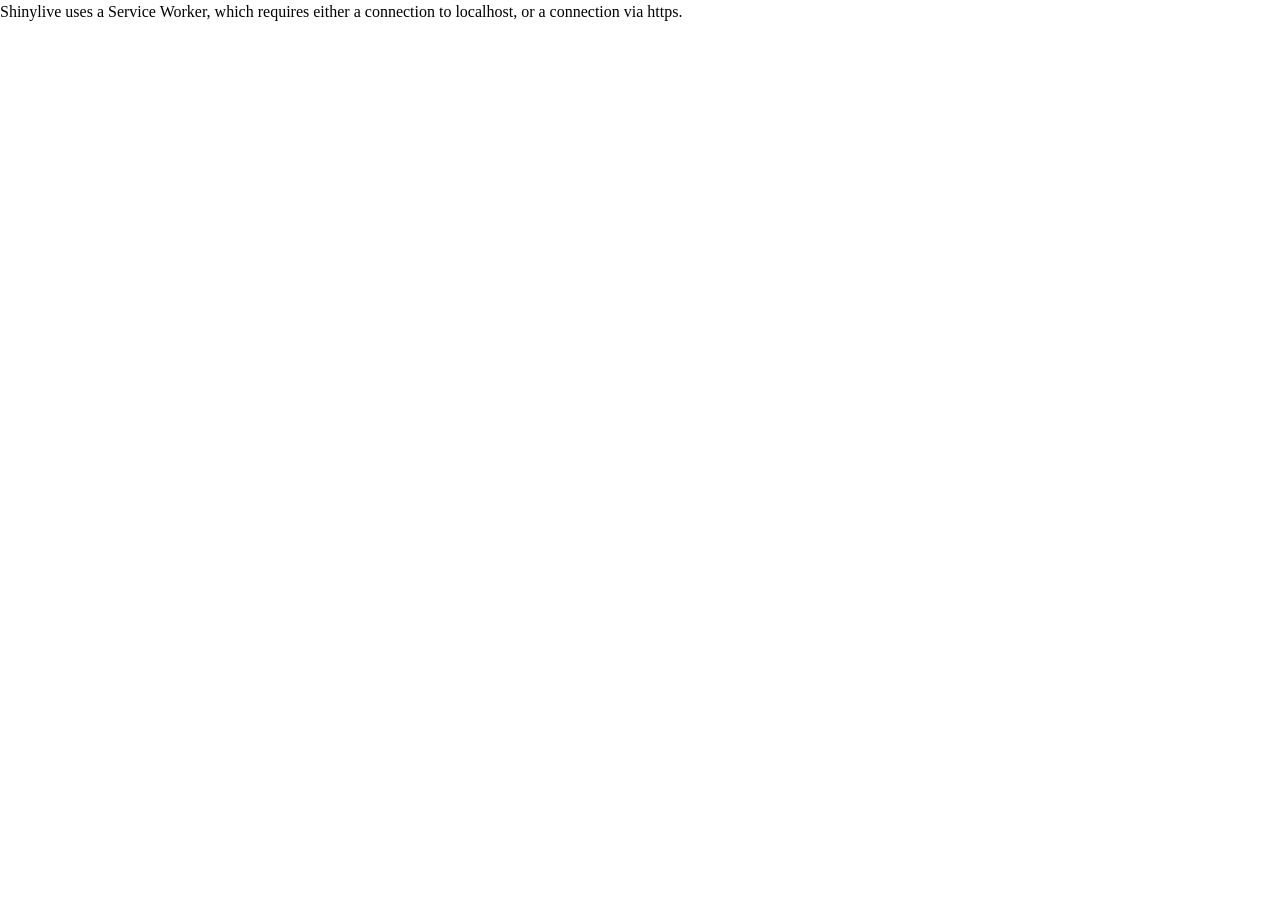
<file: app/index.html>
<!doctype html>
<html lang="en">
  <head>
    <meta charset="UTF-8" />
    <meta name="viewport" content="width=device-width, initial-scale=1.0" />
    <title>Signal2Noise · live app</title>
    <script
      src="./../shinylive/load-shinylive-sw.js"
      type="module"
    ></script>
    <script type="module">
      import { runExportedApp } from "./../shinylive/shinylive.js";
      runExportedApp({
        id: "root",
        appEngine: "r",
        relPath: "../",
      });
    </script>
    <link rel="stylesheet" href="./../shinylive/style-resets.css" />
    <link rel="stylesheet" href="./../shinylive/shinylive.css" />
    <link rel="icon" href="../assets/favicon.jpg">
  </head>
  <body>
    
    <div style="height: 100vh; width: 100vw" id="root"></div>
    
  </body>
</html>
</file>
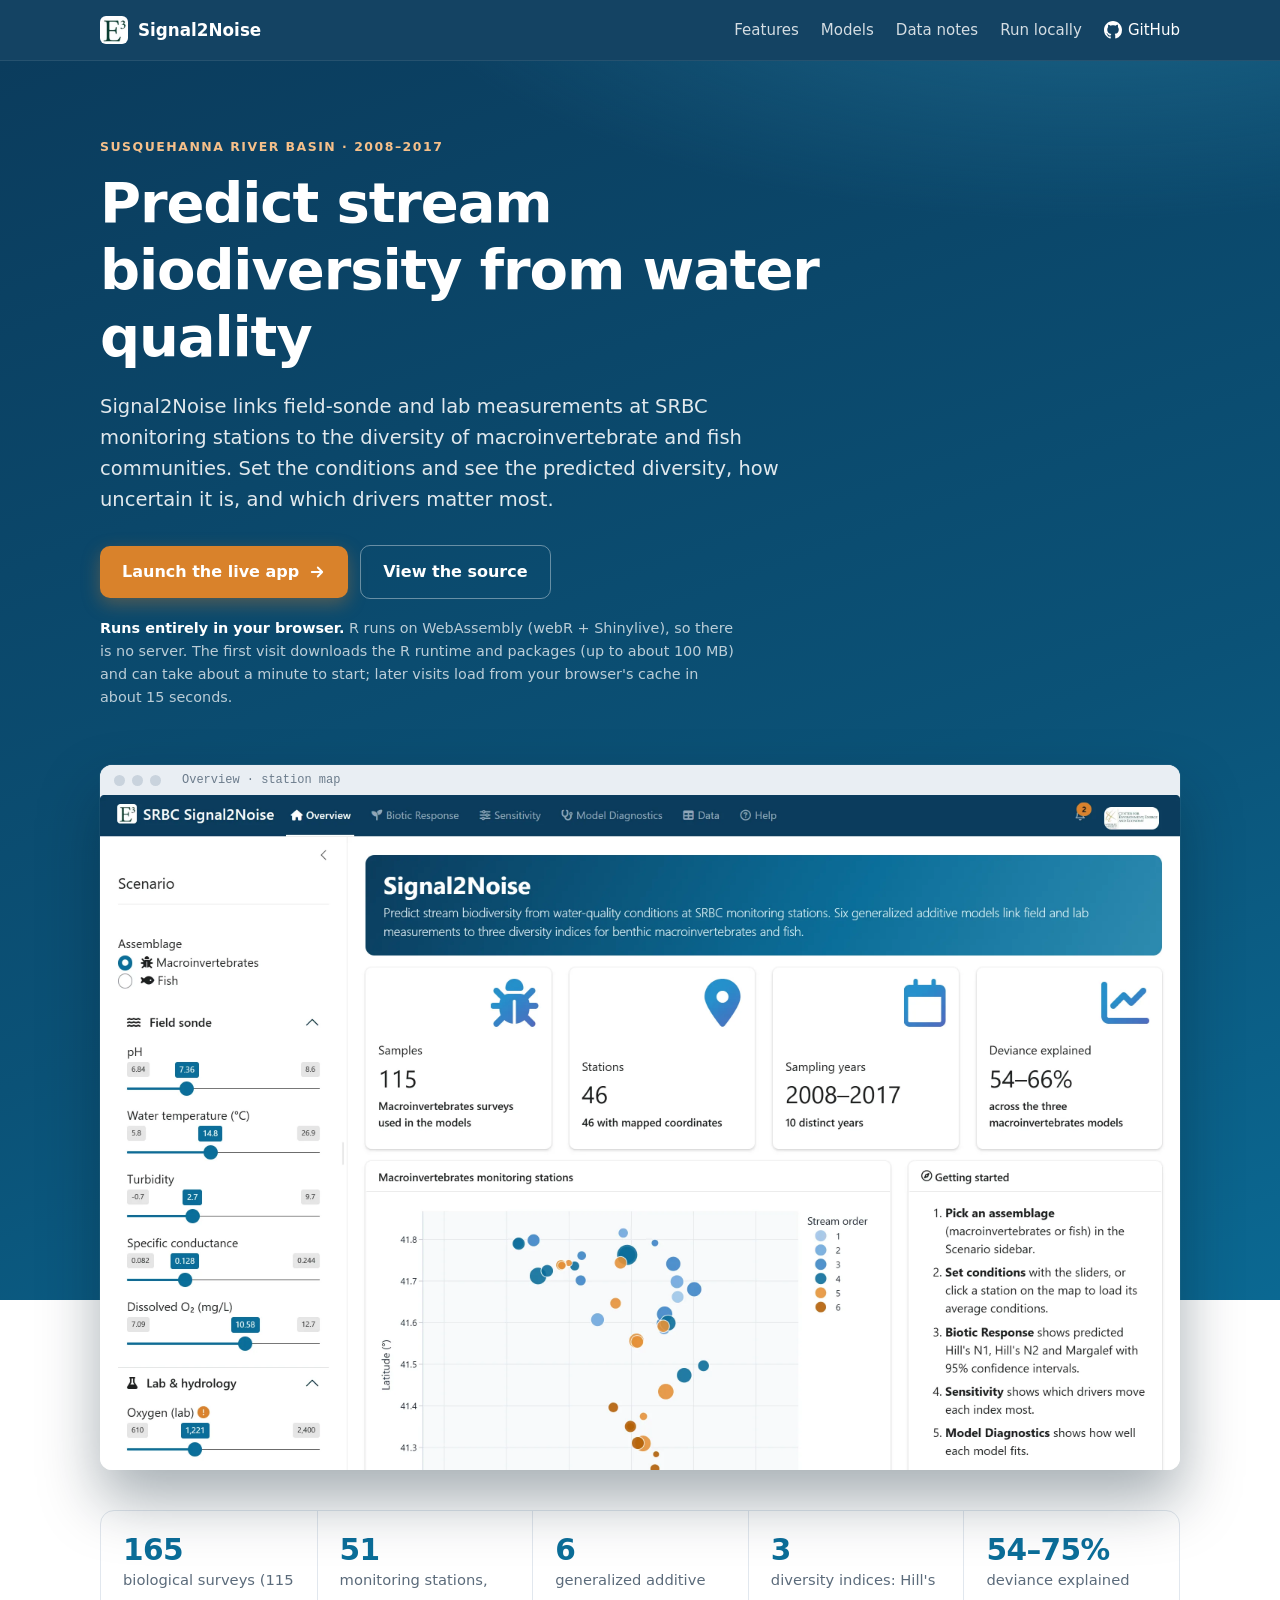
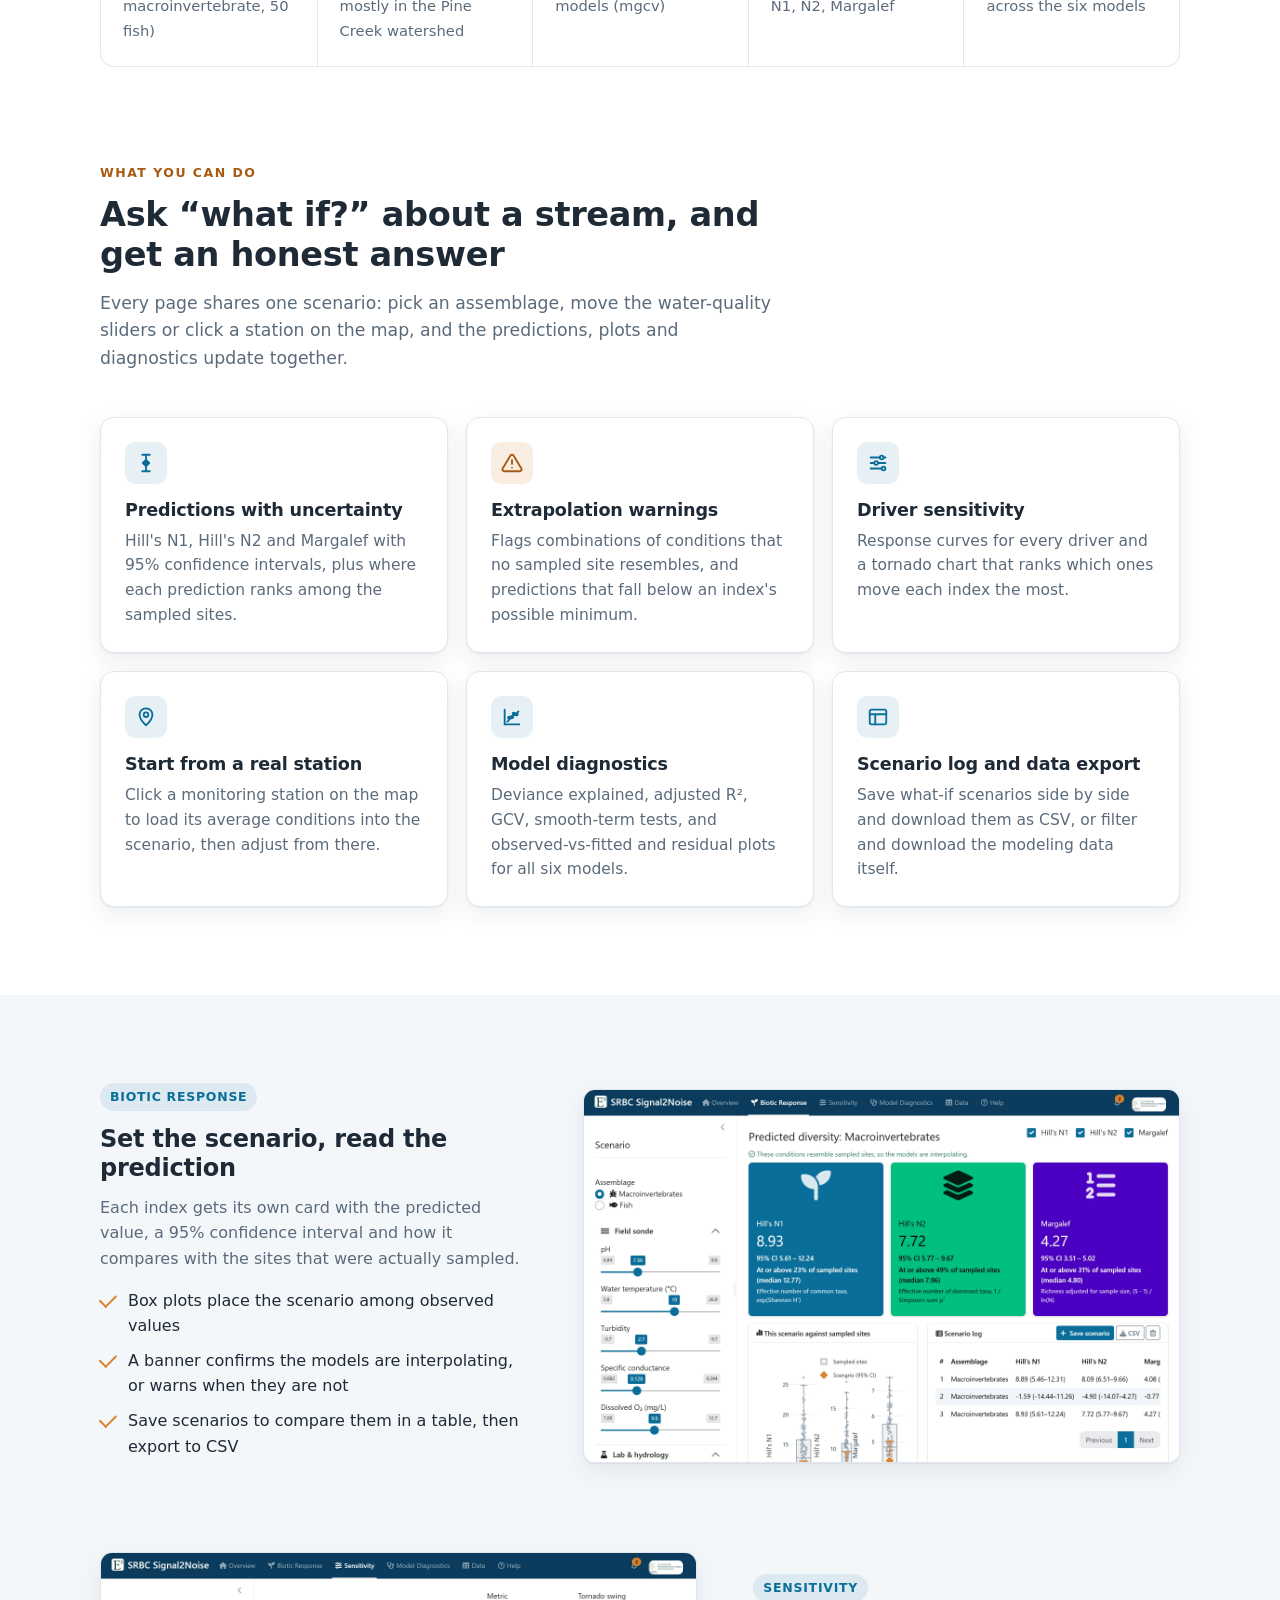
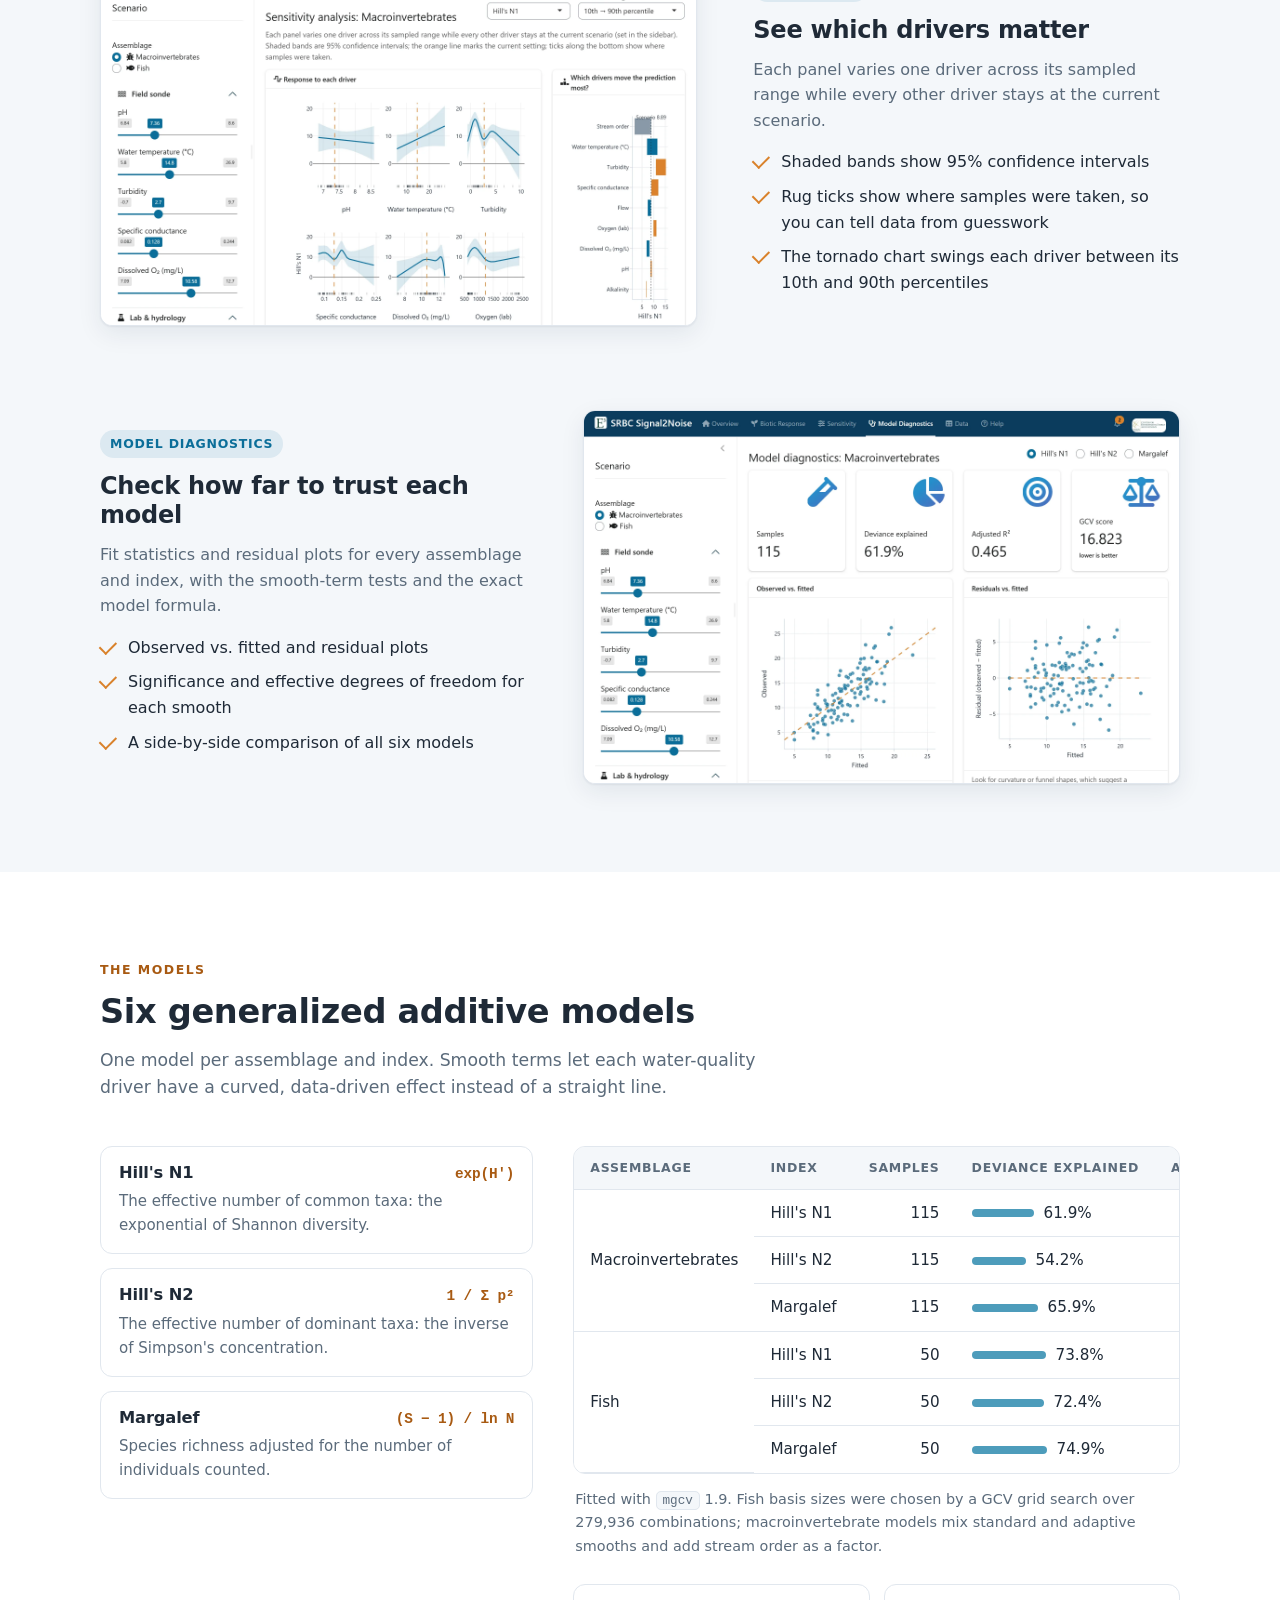
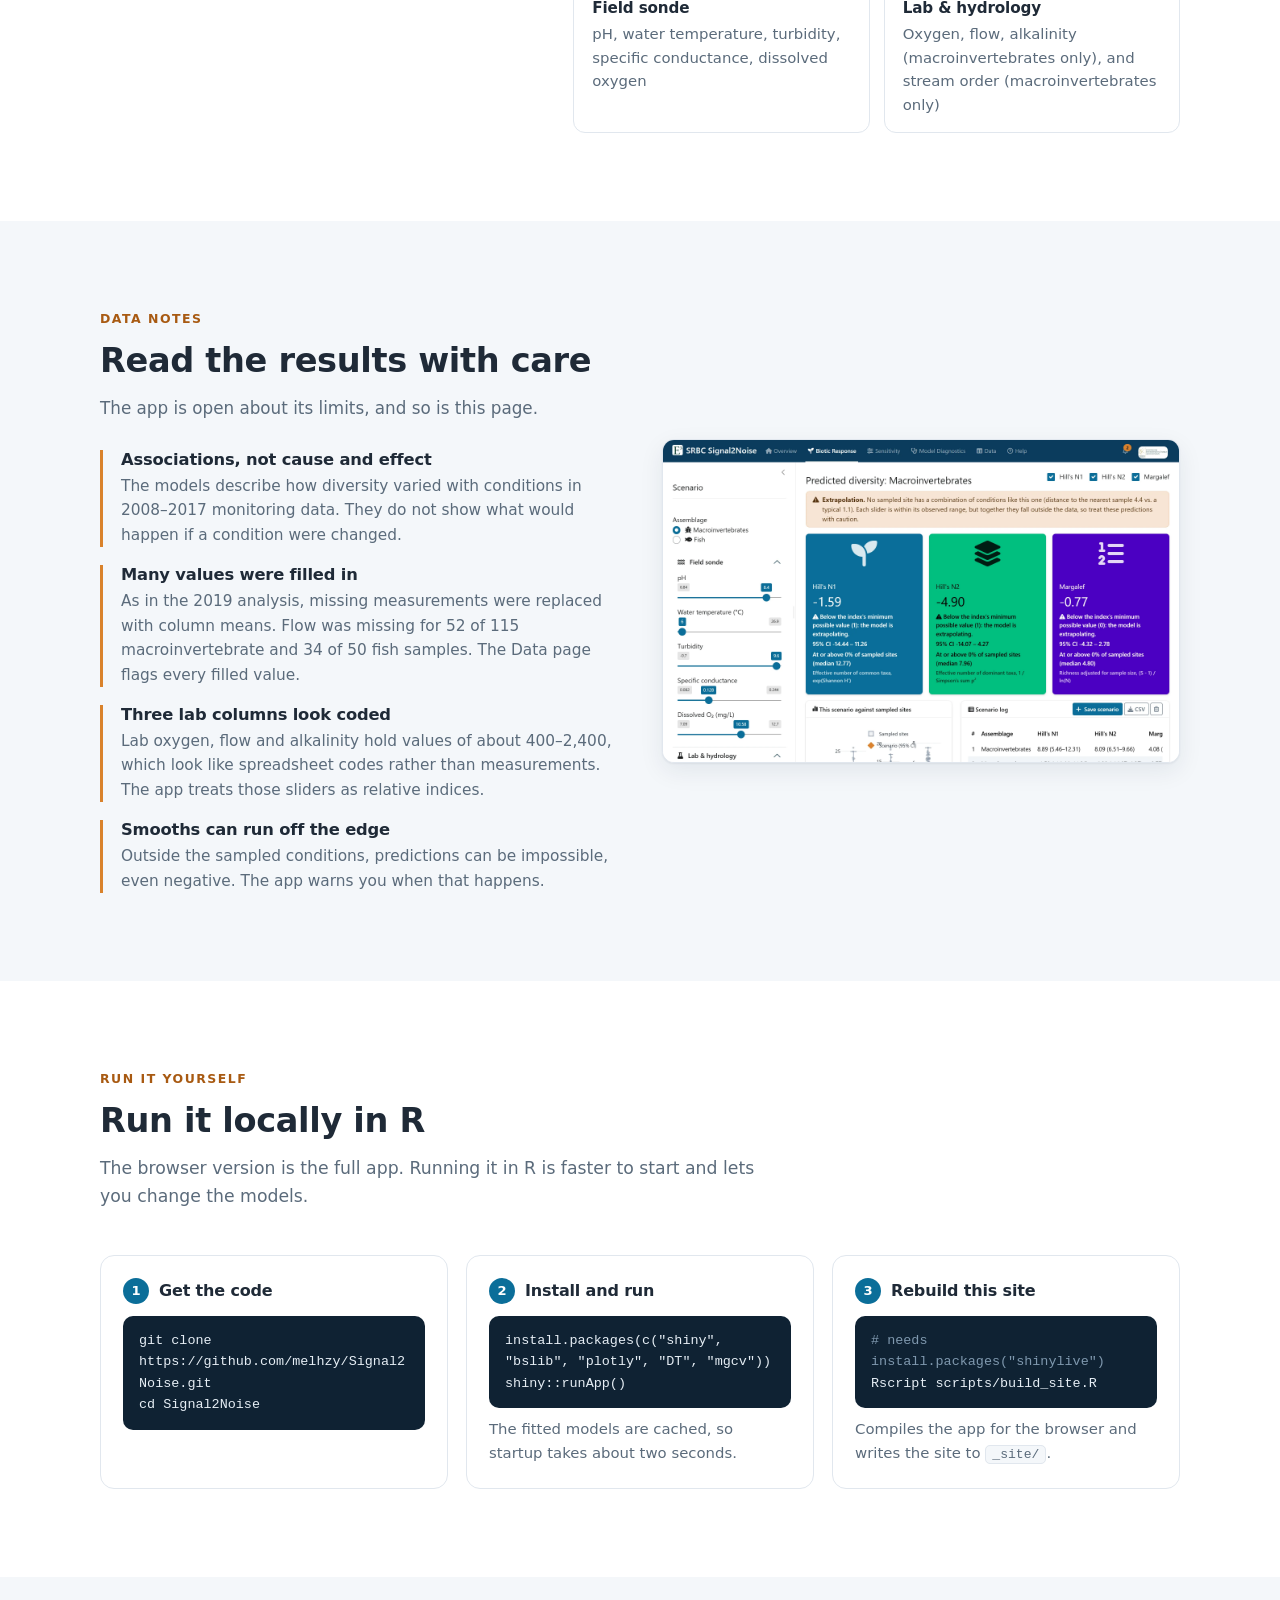
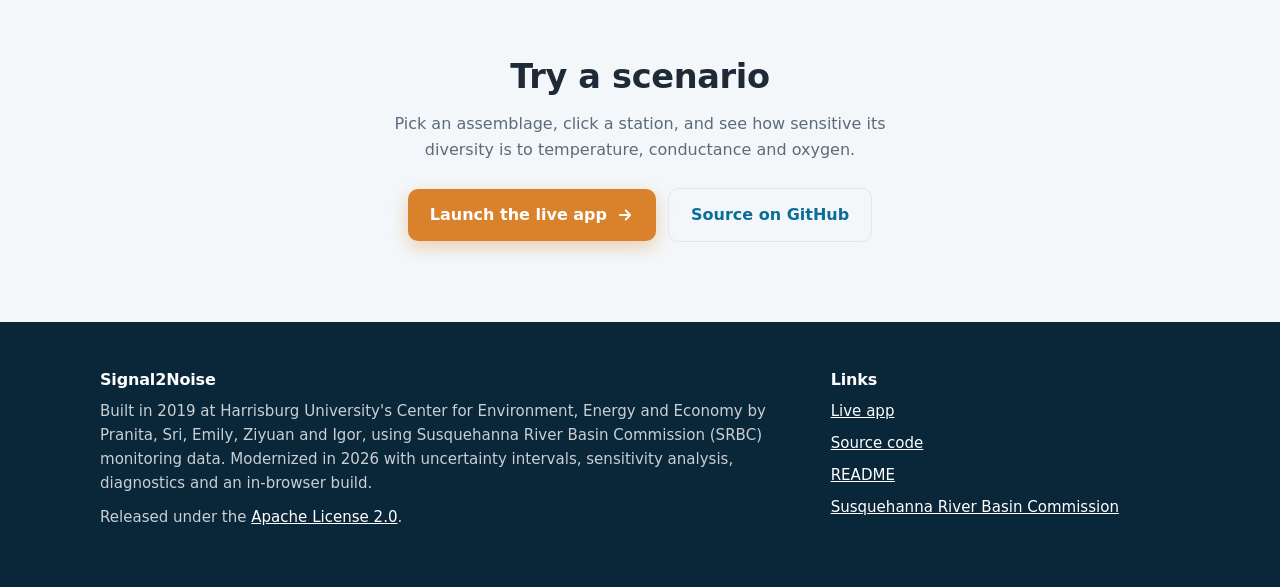
<file: site/index.html>
<!doctype html>
<html lang="en">
<head>
  <meta charset="utf-8">
  <meta name="viewport" content="width=device-width, initial-scale=1">
  <title>Signal2Noise · Stream biodiversity from water quality</title>
  <meta name="description" content="An R Shiny app that predicts macroinvertebrate and fish diversity from water-quality conditions at Susquehanna River Basin Commission monitoring stations. Runs in your browser.">
  <meta property="og:title" content="Signal2Noise">
  <meta property="og:description" content="Predict stream biodiversity from water-quality conditions with six generalized additive models. Runs entirely in your browser.">
  <meta property="og:type" content="website">
  <meta property="og:image" content="https://melhzy.github.io/Signal2Noise/assets/overview.webp">
  <link rel="icon" href="assets/favicon.jpg">
  <style>
    :root {
      --navy: #0B3C5D;
      --primary: #0B6E99;
      --teal: #2E8BB0;
      --accent: #D9822B;
      --accent-ink: #A85A12;
      --ink: #1F2A37;
      --muted: #5B6B7B;
      --bg: #FFFFFF;
      --bg-soft: #F4F7FA;
      --card: #FFFFFF;
      --line: #E1E7EE;
      --code-bg: #0F2233;
      --code-ink: #E6EEF5;
      --shadow: 0 1px 2px rgba(16, 42, 67, .06), 0 8px 24px rgba(16, 42, 67, .08);
      --radius: 14px;
      --wrap: 1120px;
      color-scheme: light;
    }
    @media (prefers-color-scheme: dark) {
      :root:not([data-theme="light"]) {
        --ink: #E6EDF3;
        --muted: #9AABBB;
        --bg: #0D1720;
        --bg-soft: #122130;
        --card: #15263A;
        --line: #24384D;
        --code-bg: #08131D;
        --accent-ink: #F0A65A;
        --shadow: 0 1px 2px rgba(0, 0, 0, .3), 0 8px 24px rgba(0, 0, 0, .35);
        color-scheme: dark;
      }
    }
    :root[data-theme="dark"] {
      --ink: #E6EDF3; --muted: #9AABBB; --bg: #0D1720; --bg-soft: #122130; --card: #15263A;
      --line: #24384D; --code-bg: #08131D; --accent-ink: #F0A65A; color-scheme: dark;
    }

    * { box-sizing: border-box; }
    html { scroll-behavior: smooth; scroll-padding-top: 72px; }
    body {
      margin: 0; background: var(--bg); color: var(--ink);
      font: 16px/1.6 system-ui, -apple-system, "Segoe UI", Roboto, "Helvetica Neue", Arial, sans-serif;
      -webkit-font-smoothing: antialiased;
    }
    img { max-width: 100%; height: auto; display: block; }
    a { color: var(--primary); }
    @media (prefers-color-scheme: dark) { :root:not([data-theme="light"]) main a:not(.btn) { color: #6CC0E5; } }
    code, pre { font-family: ui-monospace, "Cascadia Code", "SF Mono", Consolas, monospace; }
    .wrap { max-width: var(--wrap); margin: 0 auto; padding: 0 20px; }
    h1, h2, h3 { line-height: 1.2; letter-spacing: -0.01em; margin: 0; }
    h2 { font-size: clamp(1.6rem, 3vw, 2.1rem); }
    h3 { font-size: 1.1rem; }
    section { padding: 88px 0; }
    .eyebrow {
      font-size: .78rem; font-weight: 700; letter-spacing: .12em; text-transform: uppercase;
      color: var(--accent-ink); margin: 0 0 12px;
    }
    .section-head { max-width: 680px; margin-bottom: 44px; }
    .section-head p:not(.eyebrow) { color: var(--muted); font-size: 1.08rem; margin: 14px 0 0; }

    /* Top bar */
    .topbar {
      position: sticky; top: 0; z-index: 10;
      background: rgba(11, 60, 93, .96); backdrop-filter: saturate(140%) blur(8px);
      color: #fff; border-bottom: 1px solid rgba(255, 255, 255, .08);
    }
    .topbar .wrap { display: flex; align-items: center; gap: 24px; height: 60px; }
    .brand { display: inline-flex; align-items: center; gap: 10px; color: #fff; text-decoration: none; font-weight: 700; font-size: 1.05rem; }
    .brand img { width: 28px; height: 28px; border-radius: 6px; }
    .topnav { display: flex; gap: 22px; margin-left: auto; align-items: center; }
    .topnav a { color: rgba(255, 255, 255, .82); text-decoration: none; font-size: .94rem; }
    .topnav a:hover { color: #fff; }
    .topnav .gh { display: inline-flex; align-items: center; gap: 6px; color: #fff; }
    @media (max-width: 760px) { .topnav .opt { display: none; } }

    /* Hero */
    .hero {
      position: relative; color: #fff; padding: 76px 0 0;
      background:
        radial-gradient(1200px 500px at 85% -10%, rgba(46, 139, 176, .55), transparent 60%),
        linear-gradient(160deg, #0B3C5D 0%, #0B5277 55%, #0B6E99 100%);
    }
    .hero::after {
      content: ""; position: absolute; left: 0; right: 0; bottom: 0; height: 170px; background: var(--bg);
    }
    .hero-copy { max-width: 760px; position: relative; z-index: 1; }
    .hero .eyebrow { color: #F6C08A; }
    .hero h1 { font-size: clamp(2.1rem, 5.2vw, 3.5rem); font-weight: 800; letter-spacing: -0.02em; }
    .hero .lead { font-size: clamp(1.05rem, 1.7vw, 1.22rem); color: rgba(255, 255, 255, .88); margin: 20px 0 30px; max-width: 680px; }
    .ctas { display: flex; flex-wrap: wrap; gap: 12px; align-items: center; }
    .btn {
      display: inline-flex; align-items: center; gap: 9px; padding: 13px 22px; border-radius: 10px;
      font-weight: 650; font-size: 1rem; text-decoration: none; transition: transform .12s ease, box-shadow .12s ease, background .12s ease;
    }
    .btn:hover { transform: translateY(-1px); }
    .btn-primary { background: var(--accent); color: #fff !important; box-shadow: 0 6px 18px rgba(217, 130, 43, .35); }
    .btn-primary:hover { background: #E38F38; }
    .btn-ghost { color: #fff !important; border: 1px solid rgba(255, 255, 255, .38); }
    .btn-ghost:hover { background: rgba(255, 255, 255, .08); }
    .hero-note { margin: 18px 0 0; font-size: .9rem; color: rgba(255, 255, 255, .72); max-width: 640px; }
    .hero-note strong { color: #fff; font-weight: 600; }

    .frame {
      position: relative; z-index: 1; margin: 56px auto 0; border-radius: 12px; overflow: hidden;
      background: #fff; box-shadow: 0 30px 60px rgba(4, 25, 41, .35), 0 0 0 1px rgba(255, 255, 255, .06);
    }
    .frame-bar { display: flex; gap: 7px; align-items: center; height: 30px; padding: 0 14px; background: #E9EEF3; }
    .frame-bar span { width: 11px; height: 11px; border-radius: 50%; background: #C9D3DD; }
    .frame-bar em { margin-left: 14px; font-style: normal; font-size: .75rem; color: #6B7B8B; font-family: ui-monospace, Consolas, monospace; }

    /* Stats */
    .stats { padding: 40px 0 8px; }
    .stat-grid {
      display: grid; grid-template-columns: repeat(5, 1fr); gap: 0;
      border: 1px solid var(--line); border-radius: var(--radius); background: var(--card);
    }
    .stat { padding: 22px 22px; border-left: 1px solid var(--line); }
    .stat:first-child { border-left: 0; }
    .stat b { display: block; font-size: 1.85rem; font-weight: 750; color: var(--primary); letter-spacing: -0.02em; line-height: 1.15; }
    @media (prefers-color-scheme: dark) { :root:not([data-theme="light"]) .stat b { color: #6CC0E5; } }
    .stat span { color: var(--muted); font-size: .92rem; }
    @media (max-width: 860px) {
      .stat-grid { grid-template-columns: repeat(2, 1fr); }
      .stat { border-left: 0; border-top: 1px solid var(--line); }
      .stat:nth-child(-n+2) { border-top: 0; }
      .stat:nth-child(even) { border-left: 1px solid var(--line); }
      .stat:last-child { grid-column: 1 / -1; border-left: 0; }
    }

    /* Feature cards */
    .cards { display: grid; grid-template-columns: repeat(3, 1fr); gap: 18px; }
    @media (max-width: 900px) { .cards { grid-template-columns: repeat(2, 1fr); } }
    @media (max-width: 600px) { .cards { grid-template-columns: 1fr; } }
    .card {
      background: var(--card); border: 1px solid var(--line); border-radius: var(--radius);
      padding: 24px; box-shadow: var(--shadow);
    }
    .card .ico {
      width: 42px; height: 42px; border-radius: 10px; display: grid; place-items: center;
      background: rgba(11, 110, 153, .1); color: var(--primary); margin-bottom: 16px;
    }
    .card .ico.warn { background: rgba(217, 130, 43, .14); color: var(--accent-ink); }
    @media (prefers-color-scheme: dark) { :root:not([data-theme="light"]) .card .ico { color: #6CC0E5; background: rgba(108, 192, 229, .12); } }
    .card p { margin: 8px 0 0; color: var(--muted); font-size: .97rem; }

    /* Tour */
    .tour { background: var(--bg-soft); }
    .tour-row { display: grid; grid-template-columns: 5fr 7fr; gap: 56px; align-items: center; }
    .tour-row + .tour-row { margin-top: 84px; }
    .tour-row.flip { grid-template-columns: 7fr 5fr; }
    .tour-row.flip .tour-text { order: 2; }
    @media (max-width: 900px) {
      .tour-row, .tour-row.flip { grid-template-columns: 1fr; gap: 26px; }
      .tour-row.flip .tour-text { order: 0; }
    }
    .tour-text h3 { font-size: 1.5rem; margin-bottom: 12px; }
    .tour-text > p { color: var(--muted); margin: 0 0 16px; }
    .ticks { list-style: none; padding: 0; margin: 0; }
    .ticks li { position: relative; padding-left: 28px; margin: 9px 0; }
    .ticks li::before {
      content: ""; position: absolute; left: 2px; top: .5em; width: 14px; height: 8px;
      border-left: 2.5px solid var(--accent); border-bottom: 2.5px solid var(--accent); transform: rotate(-45deg) translateY(-3px);
    }
    .shot { border-radius: 12px; overflow: hidden; border: 1px solid var(--line); box-shadow: var(--shadow); background: #fff; }
    .page-tag {
      display: inline-block; font-size: .78rem; font-weight: 700; letter-spacing: .06em; text-transform: uppercase;
      color: var(--primary); background: rgba(11, 110, 153, .1); padding: 4px 10px; border-radius: 999px; margin-bottom: 14px;
    }
    @media (prefers-color-scheme: dark) { :root:not([data-theme="light"]) .page-tag { color: #6CC0E5; background: rgba(108, 192, 229, .12); } }

    /* Models */
    .model-grid { display: grid; grid-template-columns: 5fr 7fr; gap: 40px; align-items: start; }
    @media (max-width: 900px) { .model-grid { grid-template-columns: 1fr; } }
    .model-grid > *, .tour-row > *, .caveat-grid > * { min-width: 0; }
    .indices { display: grid; gap: 14px; }
    .index { border: 1px solid var(--line); border-radius: 12px; padding: 16px 18px; background: var(--card); }
    .index h3 { display: flex; justify-content: space-between; align-items: baseline; gap: 12px; font-size: 1.02rem; }
    .index h3 code { font-size: .9rem; color: var(--accent-ink); font-weight: 600; white-space: nowrap; }
    .index p { margin: 6px 0 0; color: var(--muted); font-size: .94rem; }
    .table-wrap { overflow-x: auto; border: 1px solid var(--line); border-radius: 12px; background: var(--card); }
    table { width: 100%; border-collapse: collapse; font-size: .95rem; font-variant-numeric: tabular-nums; }
    th, td { padding: 11px 16px; text-align: left; border-bottom: 1px solid var(--line); white-space: nowrap; }
    th { font-size: .78rem; text-transform: uppercase; letter-spacing: .06em; color: var(--muted); font-weight: 650; background: var(--bg-soft); }
    td.num, th.num { text-align: right; }
    tr:last-child td { border-bottom: 0; }
    tr.group td { padding-top: 14px; }
    .bar { display: inline-block; vertical-align: middle; height: 8px; border-radius: 4px; background: var(--teal); margin-right: 10px; opacity: .85; }
    .fineprint { color: var(--muted); font-size: .9rem; margin: 14px 2px 0; }
    .drivers { margin-top: 26px; display: grid; grid-template-columns: 1fr 1fr; gap: 14px; }
    @media (max-width: 600px) { .drivers { grid-template-columns: 1fr; } }
    .drivers div { border: 1px solid var(--line); border-radius: 12px; padding: 14px 18px; background: var(--card); }
    .drivers h3 { font-size: .95rem; margin-bottom: 6px; }
    .drivers p { margin: 0; color: var(--muted); font-size: .93rem; }

    /* Caveats */
    .caveat-grid { display: grid; grid-template-columns: 6fr 6fr; gap: 44px; align-items: center; }
    @media (max-width: 900px) { .caveat-grid { grid-template-columns: 1fr; } }
    .caveats { display: grid; gap: 18px; }
    .caveat { padding-left: 18px; border-left: 3px solid var(--accent); }
    .caveat h3 { font-size: 1.02rem; }
    .caveat p { margin: 4px 0 0; color: var(--muted); font-size: .96rem; }

    /* Run locally */
    .steps { display: grid; grid-template-columns: repeat(3, 1fr); gap: 18px; counter-reset: step; }
    @media (max-width: 900px) { .steps { grid-template-columns: 1fr; } }
    .step { background: var(--card); border: 1px solid var(--line); border-radius: var(--radius); padding: 22px; min-width: 0; }
    .step h3 { display: flex; align-items: center; gap: 10px; margin-bottom: 12px; font-size: 1rem; }
    .step h3::before {
      counter-increment: step; content: counter(step);
      display: grid; place-items: center; width: 26px; height: 26px; border-radius: 50%;
      background: var(--primary); color: #fff; font-size: .82rem; font-weight: 700; flex: none;
    }
    .step p { color: var(--muted); font-size: .93rem; margin: 10px 0 0; }
    pre {
      margin: 0; background: var(--code-bg); color: var(--code-ink); border-radius: 10px;
      padding: 14px 16px; font-size: .84rem; line-height: 1.6; overflow-x: auto;
      white-space: pre-wrap; overflow-wrap: anywhere;
    }
    pre .c { color: #7F98AE; }
    p code, li code { font-size: .88em; background: var(--bg-soft); border: 1px solid var(--line); padding: 1px 6px; border-radius: 5px; }

    /* Footer */
    footer { background: #0A2639; color: rgba(255, 255, 255, .78); padding: 48px 0; font-size: .94rem; }
    footer .wrap { display: grid; grid-template-columns: 2fr 1fr; gap: 32px; }
    @media (max-width: 760px) { footer .wrap { grid-template-columns: 1fr; } }
    footer a { color: #fff; }
    footer h3 { color: #fff; font-size: 1rem; margin-bottom: 10px; }
    footer p { margin: 0 0 10px; }
    footer ul { list-style: none; padding: 0; margin: 0; }
    footer li { margin: 0 0 8px; }

    .cta-band { text-align: center; padding: 80px 0; background: var(--bg-soft); }
    .cta-band p { color: var(--muted); max-width: 560px; margin: 14px auto 26px; }
    .cta-band .btn-ghost { color: var(--primary) !important; border-color: var(--line); }
    @media (prefers-color-scheme: dark) { :root:not([data-theme="light"]) .cta-band .btn-ghost { color: #6CC0E5 !important; } }
    .cta-band .ctas { justify-content: center; }

    @media (max-width: 600px) {
      section { padding: 64px 0; }
      .wrap { padding: 0 16px; }
      .hero { padding-top: 52px; }
      .hero::after { height: 70px; }
      .frame { margin-top: 40px; }
      .btn { width: 100%; justify-content: center; }
    }
    @media (prefers-reduced-motion: reduce) { html { scroll-behavior: auto; } .btn { transition: none; } }
  </style>
</head>
<body>

<header class="topbar">
  <div class="wrap">
    <a class="brand" href="./"><img src="assets/favicon.jpg" alt="" width="28" height="28">Signal2Noise</a>
    <nav class="topnav" aria-label="Sections">
      <a class="opt" href="#features">Features</a>
      <a class="opt" href="#models">Models</a>
      <a class="opt" href="#caveats">Data notes</a>
      <a class="opt" href="#run">Run locally</a>
      <a class="gh" href="https://github.com/melhzy/Signal2Noise">
        <svg width="18" height="18" viewBox="0 0 16 16" fill="currentColor" aria-hidden="true"><path d="M8 0C3.58 0 0 3.58 0 8c0 3.54 2.29 6.53 5.47 7.59.4.07.55-.17.55-.38 0-.19-.01-.82-.01-1.49-2.01.37-2.53-.49-2.69-.94-.09-.23-.48-.94-.82-1.13-.28-.15-.68-.52-.01-.53.63-.01 1.08.58 1.23.82.72 1.21 1.87.87 2.33.66.07-.52.28-.87.51-1.07-1.78-.2-3.64-.89-3.64-3.95 0-.87.31-1.59.82-2.15-.08-.2-.36-1.02.08-2.12 0 0 .67-.21 2.2.82.64-.18 1.32-.27 2-.27.68 0 1.36.09 2 .27 1.53-1.04 2.2-.82 2.2-.82.44 1.1.16 1.92.08 2.12.51.56.82 1.27.82 2.15 0 3.07-1.87 3.75-3.65 3.95.29.25.54.73.54 1.48 0 1.07-.01 1.93-.01 2.2 0 .21.15.46.55.38A8.013 8.013 0 0016 8c0-4.42-3.58-8-8-8z"/></svg>
        GitHub
      </a>
    </nav>
  </div>
</header>

<main>
  <section class="hero">
    <div class="wrap">
      <div class="hero-copy">
        <p class="eyebrow">Susquehanna River Basin · 2008–2017</p>
        <h1>Predict stream biodiversity from water quality</h1>
        <p class="lead">
          Signal2Noise links field-sonde and lab measurements at SRBC monitoring stations
          to the diversity of macroinvertebrate and fish communities. Set the conditions
          and see the predicted diversity, how uncertain it is, and which drivers matter most.
        </p>
        <div class="ctas">
          <a class="btn btn-primary" href="app/">
            Launch the live app
            <svg width="18" height="18" viewBox="0 0 24 24" fill="none" stroke="currentColor" stroke-width="2.4" stroke-linecap="round" stroke-linejoin="round" aria-hidden="true"><path d="M5 12h14M13 6l6 6-6 6"/></svg>
          </a>
          <a class="btn btn-ghost" href="https://github.com/melhzy/Signal2Noise">View the source</a>
        </div>
        <p class="hero-note">
          <strong>Runs entirely in your browser.</strong> R runs on WebAssembly (webR + Shinylive), so there is no server.
          The first visit downloads the R runtime and packages (up to about 100 MB) and can take
          about a minute to start; later visits load from your browser's cache in about 15 seconds.
        </p>
      </div>
      <figure class="frame" style="margin-bottom:0">
        <div class="frame-bar"><span></span><span></span><span></span><em>Overview · station map</em></div>
        <img src="assets/overview.webp" width="1440" height="900"
             alt="Signal2Noise overview page: scenario sliders, headline numbers and a map of monitoring stations coloured by stream order">
      </figure>
    </div>
  </section>

  <section class="stats" aria-label="At a glance">
    <div class="wrap">
      <div class="stat-grid">
        <div class="stat"><b>165</b><span>biological surveys (115 macroinvertebrate, 50 fish)</span></div>
        <div class="stat"><b>51</b><span>monitoring stations, mostly in the Pine Creek watershed</span></div>
        <div class="stat"><b>6</b><span>generalized additive models (mgcv)</span></div>
        <div class="stat"><b>3</b><span>diversity indices: Hill's N1, N2, Margalef</span></div>
        <div class="stat"><b>54–75%</b><span>deviance explained across the six models</span></div>
      </div>
    </div>
  </section>

  <section id="features">
    <div class="wrap">
      <div class="section-head">
        <p class="eyebrow">What you can do</p>
        <h2>Ask “what if?” about a stream, and get an honest answer</h2>
        <p>Every page shares one scenario: pick an assemblage, move the water-quality sliders or click a station on the map, and the predictions, plots and diagnostics update together.</p>
      </div>
      <div class="cards">
        <article class="card">
          <div class="ico"><svg width="22" height="22" viewBox="0 0 24 24" fill="none" stroke="currentColor" stroke-width="2" stroke-linecap="round" stroke-linejoin="round" aria-hidden="true"><path d="M12 3v18M8 3h8M8 21h8"/><path d="M12 8.5l3.5 3.5-3.5 3.5L8.5 12z" fill="currentColor"/></svg></div>
          <h3>Predictions with uncertainty</h3>
          <p>Hill's N1, Hill's N2 and Margalef with 95% confidence intervals, plus where each prediction ranks among the sampled sites.</p>
        </article>
        <article class="card">
          <div class="ico warn"><svg width="22" height="22" viewBox="0 0 24 24" fill="none" stroke="currentColor" stroke-width="2" stroke-linecap="round" stroke-linejoin="round" aria-hidden="true"><path d="M10.3 3.9L1.8 18a2 2 0 001.7 3h17a2 2 0 001.7-3L13.7 3.9a2 2 0 00-3.4 0z"/><path d="M12 9v4M12 17h.01"/></svg></div>
          <h3>Extrapolation warnings</h3>
          <p>Flags combinations of conditions that no sampled site resembles, and predictions that fall below an index's possible minimum.</p>
        </article>
        <article class="card">
          <div class="ico"><svg width="22" height="22" viewBox="0 0 24 24" fill="none" stroke="currentColor" stroke-width="2" stroke-linecap="round" aria-hidden="true"><path d="M4 6h10M18 6h2M4 12h4M12 12h8M4 18h12M20 18h0"/><circle cx="16" cy="6" r="2"/><circle cx="10" cy="12" r="2"/><circle cx="18" cy="18" r="2"/></svg></div>
          <h3>Driver sensitivity</h3>
          <p>Response curves for every driver and a tornado chart that ranks which ones move each index the most.</p>
        </article>
        <article class="card">
          <div class="ico"><svg width="22" height="22" viewBox="0 0 24 24" fill="none" stroke="currentColor" stroke-width="2" stroke-linecap="round" stroke-linejoin="round" aria-hidden="true"><path d="M12 21s-7-6.2-7-11.5a7 7 0 0114 0C19 14.8 12 21 12 21z"/><circle cx="12" cy="9.5" r="2.5"/></svg></div>
          <h3>Start from a real station</h3>
          <p>Click a monitoring station on the map to load its average conditions into the scenario, then adjust from there.</p>
        </article>
        <article class="card">
          <div class="ico"><svg width="22" height="22" viewBox="0 0 24 24" fill="none" stroke="currentColor" stroke-width="2" stroke-linecap="round" aria-hidden="true"><path d="M4 4v16h16"/><path d="M7 17L19 6" stroke-dasharray="2 3"/><circle cx="9" cy="13" r="1.3" fill="currentColor"/><circle cx="12" cy="12" r="1.3" fill="currentColor"/><circle cx="14" cy="8.5" r="1.3" fill="currentColor"/><circle cx="17" cy="9" r="1.3" fill="currentColor"/></svg></div>
          <h3>Model diagnostics</h3>
          <p>Deviance explained, adjusted R², GCV, smooth-term tests, and observed-vs-fitted and residual plots for all six models.</p>
        </article>
        <article class="card">
          <div class="ico"><svg width="22" height="22" viewBox="0 0 24 24" fill="none" stroke="currentColor" stroke-width="2" stroke-linecap="round" stroke-linejoin="round" aria-hidden="true"><rect x="3" y="4" width="18" height="16" rx="2"/><path d="M3 9h18M9 9v11"/></svg></div>
          <h3>Scenario log and data export</h3>
          <p>Save what-if scenarios side by side and download them as CSV, or filter and download the modeling data itself.</p>
        </article>
      </div>
    </div>
  </section>

  <section class="tour" aria-label="Tour of the app">
    <div class="wrap">
      <div class="tour-row">
        <div class="tour-text">
          <span class="page-tag">Biotic Response</span>
          <h3>Set the scenario, read the prediction</h3>
          <p>Each index gets its own card with the predicted value, a 95% confidence interval and how it compares with the sites that were actually sampled.</p>
          <ul class="ticks">
            <li>Box plots place the scenario among observed values</li>
            <li>A banner confirms the models are interpolating, or warns when they are not</li>
            <li>Save scenarios to compare them in a table, then export to CSV</li>
          </ul>
        </div>
        <div class="shot"><img src="assets/biotic.webp" width="1280" height="800" loading="lazy"
             alt="Biotic Response page with predicted Hill's N1 8.93, Hill's N2 7.72 and Margalef 4.27, confidence intervals and a log of three saved scenarios"></div>
      </div>

      <div class="tour-row flip">
        <div class="tour-text">
          <span class="page-tag">Sensitivity</span>
          <h3>See which drivers matter</h3>
          <p>Each panel varies one driver across its sampled range while every other driver stays at the current scenario.</p>
          <ul class="ticks">
            <li>Shaded bands show 95% confidence intervals</li>
            <li>Rug ticks show where samples were taken, so you can tell data from guesswork</li>
            <li>The tornado chart swings each driver between its 10th and 90th percentiles</li>
          </ul>
        </div>
        <div class="shot"><img src="assets/sensitivity.webp" width="1280" height="800" loading="lazy"
             alt="Sensitivity page with response curves for pH, water temperature, turbidity, conductance, dissolved oxygen and lab oxygen, and a tornado chart ranking stream order and water temperature highest"></div>
      </div>

      <div class="tour-row">
        <div class="tour-text">
          <span class="page-tag">Model Diagnostics</span>
          <h3>Check how far to trust each model</h3>
          <p>Fit statistics and residual plots for every assemblage and index, with the smooth-term tests and the exact model formula.</p>
          <ul class="ticks">
            <li>Observed vs. fitted and residual plots</li>
            <li>Significance and effective degrees of freedom for each smooth</li>
            <li>A side-by-side comparison of all six models</li>
          </ul>
        </div>
        <div class="shot"><img src="assets/diagnostics.webp" width="1280" height="800" loading="lazy"
             alt="Model Diagnostics page showing 115 samples, 61.9% deviance explained, adjusted R squared 0.465, and observed-vs-fitted and residual scatter plots"></div>
      </div>
    </div>
  </section>

  <section id="models">
    <div class="wrap">
      <div class="section-head">
        <p class="eyebrow">The models</p>
        <h2>Six generalized additive models</h2>
        <p>One model per assemblage and index. Smooth terms let each water-quality driver have a curved, data-driven effect instead of a straight line.</p>
      </div>
      <div class="model-grid">
        <div class="indices">
          <div class="index">
            <h3>Hill's N1 <code>exp(H′)</code></h3>
            <p>The effective number of common taxa: the exponential of Shannon diversity.</p>
          </div>
          <div class="index">
            <h3>Hill's N2 <code>1 / Σ p²</code></h3>
            <p>The effective number of dominant taxa: the inverse of Simpson's concentration.</p>
          </div>
          <div class="index">
            <h3>Margalef <code>(S − 1) / ln N</code></h3>
            <p>Species richness adjusted for the number of individuals counted.</p>
          </div>
        </div>
        <div>
          <div class="table-wrap">
            <table>
              <thead>
                <tr><th>Assemblage</th><th>Index</th><th class="num">Samples</th><th>Deviance explained</th><th class="num">Adj. R²</th></tr>
              </thead>
              <tbody>
                <tr><td rowspan="3">Macroinvertebrates</td><td>Hill's N1</td><td class="num">115</td><td><span class="bar" style="width:62px"></span>61.9%</td><td class="num">0.47</td></tr>
                <tr><td>Hill's N2</td><td class="num">115</td><td><span class="bar" style="width:54px"></span>54.2%</td><td class="num">0.38</td></tr>
                <tr><td>Margalef</td><td class="num">115</td><td><span class="bar" style="width:66px"></span>65.9%</td><td class="num">0.51</td></tr>
                <tr><td rowspan="3">Fish</td><td>Hill's N1</td><td class="num">50</td><td><span class="bar" style="width:74px"></span>73.8%</td><td class="num">0.60</td></tr>
                <tr><td>Hill's N2</td><td class="num">50</td><td><span class="bar" style="width:72px"></span>72.4%</td><td class="num">0.58</td></tr>
                <tr><td>Margalef</td><td class="num">50</td><td><span class="bar" style="width:75px"></span>74.9%</td><td class="num">0.62</td></tr>
              </tbody>
            </table>
          </div>
          <p class="fineprint">Fitted with <code>mgcv</code> 1.9. Fish basis sizes were chosen by a GCV grid search over 279,936 combinations; macroinvertebrate models mix standard and adaptive smooths and add stream order as a factor.</p>
          <div class="drivers">
            <div>
              <h3>Field sonde</h3>
              <p>pH, water temperature, turbidity, specific conductance, dissolved oxygen</p>
            </div>
            <div>
              <h3>Lab &amp; hydrology</h3>
              <p>Oxygen, flow, alkalinity (macroinvertebrates only), and stream order (macroinvertebrates only)</p>
            </div>
          </div>
        </div>
      </div>
    </div>
  </section>

  <section id="caveats" class="tour">
    <div class="wrap caveat-grid">
      <div>
        <p class="eyebrow">Data notes</p>
        <h2>Read the results with care</h2>
        <p class="fineprint" style="font-size:1.05rem;margin:14px 0 28px">The app is open about its limits, and so is this page.</p>
        <div class="caveats">
          <div class="caveat">
            <h3>Associations, not cause and effect</h3>
            <p>The models describe how diversity varied with conditions in 2008–2017 monitoring data. They do not show what would happen if a condition were changed.</p>
          </div>
          <div class="caveat">
            <h3>Many values were filled in</h3>
            <p>As in the 2019 analysis, missing measurements were replaced with column means. Flow was missing for 52 of 115 macroinvertebrate and 34 of 50 fish samples. The Data page flags every filled value.</p>
          </div>
          <div class="caveat">
            <h3>Three lab columns look coded</h3>
            <p>Lab oxygen, flow and alkalinity hold values of about 400–2,400, which look like spreadsheet codes rather than measurements. The app treats those sliders as relative indices.</p>
          </div>
          <div class="caveat">
            <h3>Smooths can run off the edge</h3>
            <p>Outside the sampled conditions, predictions can be impossible, even negative. The app warns you when that happens.</p>
          </div>
        </div>
      </div>
      <div class="shot"><img src="assets/extrapolation.webp" width="1280" height="800" loading="lazy"
           alt="Biotic Response page showing an extrapolation warning and negative predicted values flagged as below each index's possible minimum"></div>
    </div>
  </section>

  <section id="run">
    <div class="wrap">
      <div class="section-head">
        <p class="eyebrow">Run it yourself</p>
        <h2>Run it locally in R</h2>
        <p>The browser version is the full app. Running it in R is faster to start and lets you change the models.</p>
      </div>
      <div class="steps">
        <div class="step">
          <h3>Get the code</h3>
<pre>git clone https://github.com/melhzy/Signal2Noise.git
cd Signal2Noise</pre>
        </div>
        <div class="step">
          <h3>Install and run</h3>
<pre>install.packages(c("shiny", "bslib", "plotly", "DT", "mgcv"))
shiny::runApp()</pre>
          <p>The fitted models are cached, so startup takes about two seconds.</p>
        </div>
        <div class="step">
          <h3>Rebuild this site</h3>
<pre><span class="c"># needs install.packages("shinylive")</span>
Rscript scripts/build_site.R</pre>
          <p>Compiles the app for the browser and writes the site to <code>_site/</code>.</p>
        </div>
      </div>
    </div>
  </section>

  <section class="cta-band">
    <div class="wrap">
      <h2>Try a scenario</h2>
      <p>Pick an assemblage, click a station, and see how sensitive its diversity is to temperature, conductance and oxygen.</p>
      <div class="ctas">
        <a class="btn btn-primary" href="app/">Launch the live app
          <svg width="18" height="18" viewBox="0 0 24 24" fill="none" stroke="currentColor" stroke-width="2.4" stroke-linecap="round" stroke-linejoin="round" aria-hidden="true"><path d="M5 12h14M13 6l6 6-6 6"/></svg></a>
        <a class="btn btn-ghost" href="https://github.com/melhzy/Signal2Noise">Source on GitHub</a>
      </div>
    </div>
  </section>
</main>

<footer>
  <div class="wrap">
    <div>
      <h3>Signal2Noise</h3>
      <p>Built in 2019 at Harrisburg University's Center for Environment, Energy and Economy by Pranita, Sri, Emily, Ziyuan and Igor, using Susquehanna River Basin Commission (SRBC) monitoring data. Modernized in 2026 with uncertainty intervals, sensitivity analysis, diagnostics and an in-browser build.</p>
      <p>Released under the <a href="https://github.com/melhzy/Signal2Noise/blob/main/LICENSE">Apache License 2.0</a>.</p>
    </div>
    <div>
      <h3>Links</h3>
      <ul>
        <li><a href="app/">Live app</a></li>
        <li><a href="https://github.com/melhzy/Signal2Noise">Source code</a></li>
        <li><a href="https://github.com/melhzy/Signal2Noise#readme">README</a></li>
        <li><a href="https://www.srbc.gov/">Susquehanna River Basin Commission</a></li>
      </ul>
    </div>
  </div>
</footer>

</body>
</html>
</file>
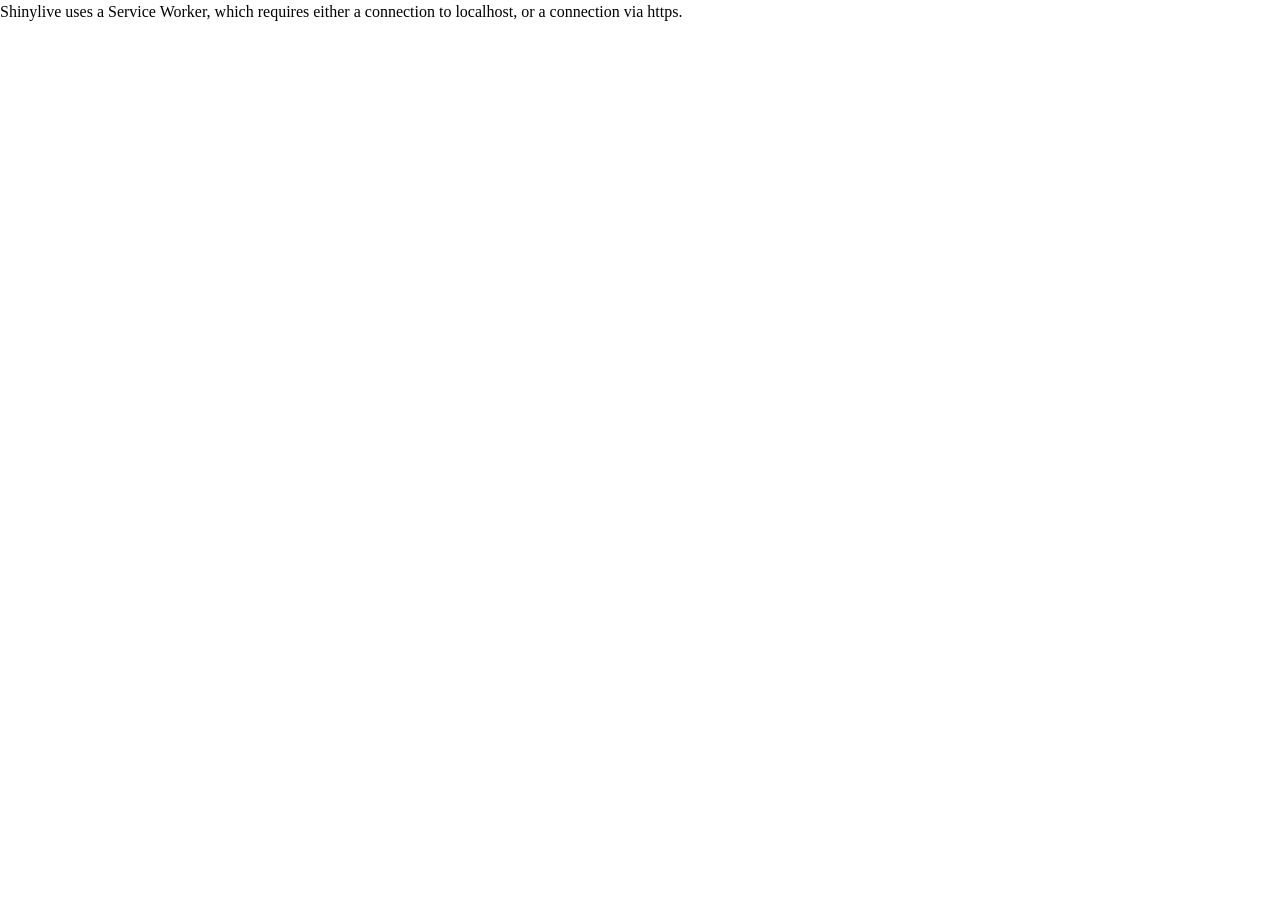
<file: app/edit/index.html>
<!doctype html>
<html xmlns="http://www.w3.org/1999/xhtml" lang="en">
  <head>
    <title>Redirect to editable app</title>
    <meta
      http-equiv="refresh"
      content="0;URL='../index.html?_shinylive-mode=editor-terminal-viewer'"
    />
  </head>
  <body></body>
</html>
</file>
<file: shinylive/shinylive.css>
/* Shinylive 0.10.12
// Copyright 2026 Posit, PBC */
/* src/Components/App.css */
@font-face {
  font-family: "Source Sans Pro";
  src: url("./SourceSansPro-Regular.otf-PVQ5ZP77.woff2") format("woff2");
  font-weight: normal;
  font-style: normal;
}
:root {
  --colors-grey: grey;
  --colors-blue: #007bc2;
  --colors-blue-dark: hsl(207, 69%, 35%);
  --colors-red: #c10000;
  --colors-white: white;
  --colors-bg: white;
  --colors-fg: #333;
  --font-face:
    "Source Sans Pro",
    Arial,
    Helvetica,
    sans-serif;
  --font-size: 14px;
  --font-mono-face:
    Menlo,
    Monaco,
    Consolas,
    "Liberation Mono",
    "Courier New",
    monospace;
  --font-mono-size: 12px;
  --panel-roundness: 5px;
  --button-roundness: 5px;
  --container-roundness: calc(var(--panel-roundness) * 1.4);
  --shadow-color: 0deg 0% 56%;
  --shadow-elevation-low:
    0.3px 0.4px 0.6px hsl(var(--shadow-color) / 0.34),
    0.5px 0.7px 1px -1.2px hsl(var(--shadow-color) / 0.34),
    1.2px 1.7px 2.3px -2.5px hsl(var(--shadow-color) / 0.34);
  --shadow-elevation-medium:
    0.3px 0.4px 0.6px hsl(var(--shadow-color) / 0.36),
    1px 1.4px 1.9px -0.8px hsl(var(--shadow-color) / 0.36),
    2.6px 3.4px 4.8px -1.7px hsl(var(--shadow-color) / 0.36),
    6.2px 8.3px 11.7px -2.5px hsl(var(--shadow-color) / 0.36);
}
.shinylive-container {
  --pad: 2px;
  height: 100%;
  width: 100%;
  min-height: 100px;
  min-width: 400px;
  padding: var(--pad);
  border-radius: var(--container-roundness);
  background-color: #e6e6e6;
}
.shinylive-container.viewer {
  --pad: 0;
  min-width: unset;
}
.shinylive-container > div {
  border-radius: var(--panel-roundness);
  background-color: var(--colors-bg);
}
.shinylive-example-selector {
  grid-area: exampleselector;
}
.shinylive-editor {
  grid-area: editor;
}
.shinylive-terminal {
  grid-area: terminal;
}
.shinylive-viewer {
  grid-area: viewer;
}
button {
  background-color: var(--colors-blue);
  color: var(--colors-white);
  font-family: var(--font-face);
  font-size: var(--font-size);
  border-style: solid;
  border-color: var(--colors-white);
  border-radius: var(--button-roundness);
  cursor: pointer;
  padding: 0.2rem 0.5rem;
}
button:disabled {
  cursor: default;
  background-color: #c8c8c8;
}
.shinylive-container.editor-cell {
  padding: 0;
}
.shinylive-container.editor-cell .shinylive-editor {
  border-bottom-right-radius: 0;
  border-bottom-left-radius: 0;
}
.shinylive-container.editor-cell .shinylive-output-cell {
  border-top: 2px solid #eeeff2;
  border-top-right-radius: 0;
  border-top-left-radius: 0;
}
.shinylive-container.editor-cell .shinylive-output-cell .rendered-html {
  padding: 2px 12px 3px 12px;
}
.shinylive-container.editor-cell .shinylive-output-cell pre.output-content {
  border-top-right-radius: 0;
  border-top-left-radius: 0;
  background-color: #eeeff2;
  font-size: 13px;
  line-height: 1.8;
  padding: 2px 12px 5px 12px;
  margin-bottom: 0;
  color: #666;
}
.shinylive-container.editor-cell .editor-container {
  padding: 0;
}
.shinylive-container.editor-cell .cm-scroller {
  padding: 12px 12px 4px 12px;
}

/* src/Components/ExampleSelector.css */
.shinylive-example-selector {
  padding: 3px 3px 3px 8px;
  font-family: var(--font-face);
  --indent: 8px;
  --divider-color: #f1f1f1;
}
.shinylive-example-selector > .categories {
  height: 100%;
  overflow-y: auto;
  padding: var(--indent);
}
.shinylive-example-selector > .categories .category-title {
  color: var(--colors-blue, blue);
  margin-top: calc(var(--indent) * 2);
}
.shinylive-example-selector .example {
  --v-pad: calc(var(--indent));
  --h-pad: calc(var(--indent) * 2);
  padding-left: var(--h-pad);
  padding-top: var(--v-pad);
  padding-bottom: var(--v-pad);
  cursor: default;
  position: relative;
  --sidebar-color: var(--colors-grey);
  --sidebar-indent: calc(var(--indent) / 1.3);
  --sidebar-w: 1px;
}
.shinylive-example-selector .example > a {
  text-decoration: unset;
  color: unset;
  cursor: unset;
}
.shinylive-example-selector .example:hover:not(.selected) {
  cursor: pointer;
}
.shinylive-example-selector .example.selected,
.shinylive-example-selector .example:hover {
  --sidebar-w: 4px;
}
.shinylive-example-selector .example.selected {
  --sidebar-color: var(--colors-blue, blue);
}
.shinylive-example-selector .example:before {
  content: "";
  position: absolute;
  height: 70%;
  top: 15%;
  width: var(--sidebar-w);
  border-radius: var(--button-roundness, 5px);
  left: calc(var(--sidebar-indent) - var(--sidebar-w) - 1px);
  background-color: var(--sidebar-color);
}
.shinylive-example-selector .example .title {
  font-weight: 500;
}
.shinylive-example-selector .example .about {
  color: var(--colors-grey, grey);
  font-size: small;
  font-style: italic;
  font-weight: 400;
}
.shinylive-example-selector > .categories > section > .divider {
  width: 100%;
  height: 1px;
  background-color: var(--divider-color);
}

/* src/Components/HeaderBar.css */
.HeaderBar {
  height: 30px;
  padding: 3px 8px;
  background-color: #007BC2;
  font-family: var(--font-face);
  font-size: 1.1rem;
  color: var(--colors-white);
  display: flex;
}
.HeaderBar > a.page-title {
  display: inherit;
  color: var(--colors-white);
  text-decoration: none;
  flex-direction: row;
  margin-right: auto;
}
.HeaderBar .shiny-logo {
  height: 22px;
  display: inline-block;
  margin-right: 6px;
  margin-left: 4px;
  margin-top: 1px;
}
.HeaderBar > div {
  flex-direction: row;
  margin-right: 1rem;
}
.HeaderBar button.code-run-button {
  border: none;
  font-size: 0.9rem;
  padding: 0.2rem 0.5rem;
  background-color: transparent;
  white-space: nowrap;
  fill: rgba(255, 255, 255, 0.8);
}
.HeaderBar button.code-run-button svg.shinylive-icon {
  font-size: 1em;
}
.HeaderBar button.code-run-button span.button-label {
  vertical-align: 0.15em;
  margin-left: 0.3em;
}
.HeaderBar .code-run-button:hover {
  color: var(--colors-white);
  fill: var(--colors-white);
}

/* src/Components/Icons.css */
.shinylive-icon {
  display: inline-block;
  height: 1em;
}

/* src/Components/OutputCell.css */
.shinylive-output-cell div.rendered-html table {
  border: none;
  border-collapse: collapse;
  border-spacing: 0;
  color: black;
  font-size: 90%;
  table-layout: fixed;
}
.shinylive-output-cell div.rendered-html thead {
  border-bottom: 1px solid black;
  vertical-align: bottom;
}
.shinylive-output-cell div.rendered-html tr,
.shinylive-output-cell div.rendered-html th,
.shinylive-output-cell div.rendered-html td {
  text-align: right;
  vertical-align: middle;
  padding: 0.5em 0.5em;
  line-height: normal;
  white-space: normal;
  max-width: none;
  border: none;
}
.shinylive-output-cell div.rendered-html th {
  font-weight: bold;
}
.shinylive-output-cell div.rendered-html tbody tr:nth-child(odd) {
  background: #f5f5f5;
}
.shinylive-output-cell div.rendered-html tbody tr:hover {
  background: rgba(66, 165, 245, 0.2);
}

/* src/Components/ResizableGrid/ResizableGrid.css */
.ResizableGrid {
  --pad: 2px;
  --panel-gap: 3px;
  --sizer-margin-offset: calc(-1 * var(--panel-gap));
  --expansion-scale: 3;
  height: 100%;
  width: 100%;
  min-height: 80px;
  min-width: 400px;
  display: grid;
  padding: 0;
  gap: var(--panel-gap);
  position: relative;
}
.ResizableGrid > * {
  min-width: 0;
  min-height: 0;
}
div.ResizableGrid--col-sizer,
div.ResizableGrid--row-sizer {
  opacity: 0;
  position: relative;
  transition: transform 1s 0.5s;
}
.ResizableGrid--col-sizer {
  grid-row: 1/-1;
  width: var(--panel-gap);
  margin-left: var(--sizer-margin-offset);
  height: 100%;
  cursor: ew-resize;
}
.ResizableGrid--row-sizer {
  grid-column: 1/-1;
  height: var(--panel-gap);
  margin-top: var(--sizer-margin-offset);
  width: 100%;
  cursor: ns-resize;
}
.ResizableGrid--col-sizer:hover,
.ResizableGrid--row-sizer:hover {
  z-index: 9999;
  transition: transform 0s;
}
.ResizableGrid--col-sizer:hover {
  transform: scaleX(var(--expansion-scale));
}
.ResizableGrid--row-sizer:hover {
  transform: scaleY(var(--expansion-scale));
}
div#size-detection-cell {
  width: 100%;
  height: 100%;
  grid-row: 1/-1;
  grid-column: 1/-1;
}

/* node_modules/xterm/css/xterm.css */
.xterm {
  cursor: text;
  position: relative;
  user-select: none;
  -ms-user-select: none;
  -webkit-user-select: none;
}
.xterm.focus,
.xterm:focus {
  outline: none;
}
.xterm .xterm-helpers {
  position: absolute;
  top: 0;
  z-index: 5;
}
.xterm .xterm-helper-textarea {
  padding: 0;
  border: 0;
  margin: 0;
  position: absolute;
  opacity: 0;
  left: -9999em;
  top: 0;
  width: 0;
  height: 0;
  z-index: -5;
  white-space: nowrap;
  overflow: hidden;
  resize: none;
}
.xterm .composition-view {
  background: #000;
  color: #FFF;
  display: none;
  position: absolute;
  white-space: nowrap;
  z-index: 1;
}
.xterm .composition-view.active {
  display: block;
}
.xterm .xterm-viewport {
  background-color: #000;
  overflow-y: scroll;
  cursor: default;
  position: absolute;
  right: 0;
  left: 0;
  top: 0;
  bottom: 0;
}
.xterm .xterm-screen {
  position: relative;
}
.xterm .xterm-screen canvas {
  position: absolute;
  left: 0;
  top: 0;
}
.xterm .xterm-scroll-area {
  visibility: hidden;
}
.xterm-char-measure-element {
  display: inline-block;
  visibility: hidden;
  position: absolute;
  top: 0;
  left: -9999em;
  line-height: normal;
}
.xterm.enable-mouse-events {
  cursor: default;
}
.xterm.xterm-cursor-pointer,
.xterm .xterm-cursor-pointer {
  cursor: pointer;
}
.xterm.column-select.focus {
  cursor: crosshair;
}
.xterm .xterm-accessibility,
.xterm .xterm-message {
  position: absolute;
  left: 0;
  top: 0;
  bottom: 0;
  right: 0;
  z-index: 10;
  color: transparent;
  pointer-events: none;
}
.xterm .live-region {
  position: absolute;
  left: -9999px;
  width: 1px;
  height: 1px;
  overflow: hidden;
}
.xterm-dim {
  opacity: 1 !important;
}
.xterm-underline-1 {
  text-decoration: underline;
}
.xterm-underline-2 {
  text-decoration: double underline;
}
.xterm-underline-3 {
  text-decoration: wavy underline;
}
.xterm-underline-4 {
  text-decoration: dotted underline;
}
.xterm-underline-5 {
  text-decoration: dashed underline;
}
.xterm-overline {
  text-decoration: overline;
}
.xterm-overline.xterm-underline-1 {
  text-decoration: overline underline;
}
.xterm-overline.xterm-underline-2 {
  text-decoration: overline double underline;
}
.xterm-overline.xterm-underline-3 {
  text-decoration: overline wavy underline;
}
.xterm-overline.xterm-underline-4 {
  text-decoration: overline dotted underline;
}
.xterm-overline.xterm-underline-5 {
  text-decoration: overline dashed underline;
}
.xterm-strikethrough {
  text-decoration: line-through;
}
.xterm-screen .xterm-decoration-container .xterm-decoration {
  z-index: 6;
  position: absolute;
}
.xterm-screen .xterm-decoration-container .xterm-decoration.xterm-decoration-top-layer {
  z-index: 7;
}
.xterm-decoration-overview-ruler {
  z-index: 8;
  position: absolute;
  top: 0;
  right: 0;
  pointer-events: none;
}
.xterm-decoration-top {
  z-index: 2;
  position: relative;
}

/* src/Components/Terminal.css */
.shinylive-terminal.terminal {
  height: 100%;
  position: relative;
  overflow: hidden;
  padding: 0.5rem;
  --color: #333;
  --background: white;
  --size: 1;
  --font:
    Menlo,
    Monaco,
    Consolas,
    "Liberation Mono",
    "Courier New",
    monospace;
}
.xterm {
  padding: 8px;
}

/* src/Components/LoadingAnimation.css */
.loading-animation {
  --animation-start-color: #fafafa;
  --animation-end-color: #cccccc;
  --hex-width: 16px;
  background-color: inherit;
  box-shadow: inherit;
  text-align: center;
  font-size: 0;
  -webkit-animation: loading-animation-fade-in 1s;
  animation: loading-animation-fade-in 1s;
}
.loading-animation .hex {
  display: inline-block;
  position: relative;
  width: var(--hex-width);
  height: calc(0.57735 * var(--hex-width));
  margin: calc(0.216 * var(--hex-width)) calc(var(--hex-width) / 12);
  background-color: var(--animation-start-color);
  vertical-align: middle;
  -webkit-animation: loading-animation-pulse 3.75s infinite;
  animation: loading-animation-pulse 3.75s infinite;
}
.loading-animation .hex::before,
.loading-animation .hex::after {
  content: "";
  display: block;
  position: absolute;
  width: calc(0.7071 * var(--hex-width));
  height: calc(0.7071 * var(--hex-width));
  background-color: inherit;
  transform-origin: 0 0;
  transform: scaleY(0.57735) rotate(-45deg);
  animation: inherit;
}
.loading-animation .hex::before {
  top: 0;
}
.loading-animation .hex::after {
  top: calc(0.57735 * var(--hex-width));
}
.loading-animation .hex:nth-of-type(2n) {
  -webkit-animation-delay: 0s;
  animation-delay: 0s;
}
.loading-animation .hex:nth-of-type(2n+1) {
  -webkit-animation-delay: -1.1s;
  animation-delay: -1.05s;
}
.loading-animation .hex:nth-of-type(2n+2) {
  -webkit-animation-delay: -1.97s;
  animation-delay: -1.97s;
}
.loading-animation .hex:nth-of-type(2n+3) {
  -webkit-animation-delay: -1.8s;
  animation-delay: -1.8s;
}
.loading-animation .hex:nth-of-type(2n+4) {
  -webkit-animation-delay: -1.1s;
  animation-delay: -1.1s;
}
.loading-animation .hex:nth-of-type(2n+5) {
  -webkit-animation-delay: -1.1s;
  animation-delay: -1.1s;
}
.loading-animation .hex:nth-of-type(2n+6) {
  -webkit-animation-delay: -1.8s;
  animation-delay: -1.8s;
}
.loading-animation .hex:nth-of-type(2n+7) {
  -webkit-animation-delay: -1.7s;
  animation-delay: -1.7s;
}
.loading-animation .hex:nth-of-type(2n+8) {
  -webkit-animation-delay: -1.2s;
  animation-delay: -1.2s;
}
.loading-animation .hex:nth-of-type(2n+9) {
  -webkit-animation-delay: -1.3s;
  animation-delay: -1.3s;
}
.loading-animation .hex:nth-of-type(2n+11) {
  -webkit-animation-delay: -1.6s;
  animation-delay: -1.6s;
}
.loading-animation .hex:nth-of-type(2n+12) {
  -webkit-animation-delay: -1.6s;
  animation-delay: -1.6s;
}
.loading-animation .hex:nth-of-type(2n+13) {
  -webkit-animation-delay: -1.3s;
  animation-delay: -1.3s;
}
.loading-animation .hex:nth-of-type(2n+14) {
  -webkit-animation-delay: -1.3s;
  animation-delay: -1.3s;
}
.loading-animation .hex:nth-of-type(2n+15) {
  -webkit-animation-delay: -1.5s;
  animation-delay: -1.5s;
}
.loading-animation .hex:nth-of-type(2n+16) {
  -webkit-animation-delay: -1.5s;
  animation-delay: -1.5s;
}
.loading-animation .hex:nth-of-type(2n+17) {
  -webkit-animation-delay: -1.3s;
  animation-delay: -1.3s;
}
.loading-animation .hex:nth-of-type(2n+18) {
  -webkit-animation-delay: -1.4s;
  animation-delay: -1.4s;
}
.loading-animation .hex:nth-of-type(2n+19) {
  -webkit-animation-delay: -1.45s;
  animation-delay: -1.45s;
}
.loading-animation .spacer {
  display: inline-block;
  width: calc(var(--hex-width) * 14 / 12);
}
@keyframes loading-animation-pulse {
  0% {
    background-color: var(--animation-start-color);
  }
  50% {
    background-color: var(--animation-end-color);
  }
  100% {
    background-color: var(--animation-start-color);
  }
}
@keyframes loading-animation-fade-in {
  0% {
    opacity: 0;
  }
  20% {
    opacity: 0;
  }
  100% {
    opacity: 1;
  }
}

/* src/Components/Viewer.css */
.shinylive-viewer {
  height: 100%;
  width: 100%;
  position: relative;
}
.app-frame {
  border-radius: var(--panel-roundness);
  border: 0;
}
.shinylive-viewer iframe {
  background-color: white;
  width: 100%;
  height: 100%;
  display: block;
}
.shinylive-viewer .loading-wrapper {
  overflow: auto;
  background-color: white;
  position: absolute;
  height: 100%;
  width: 100%;
  top: 0px;
  left: 0px;
  display: flex;
  justify-content: center;
  align-items: center;
}
.shinylive-viewer .loading-wrapper.loading-wrapper-error {
  justify-content: left;
}
.shinylive-viewer .loading-wrapper .error-alert {
  text-align: center;
  font-size: 1.4rem;
  font-family: var(--font-face);
  -webkit-animation: loading-animation-fade-in 0.5s;
  animation: loading-animation-fade-in 0.5s;
}
.shinylive-viewer .loading-wrapper .error-alert .error-icon {
  display: inline-block;
  text-align: center;
  width: 85px;
  margin-bottom: 0.5rem;
}
.shinylive-viewer .loading-wrapper .error-alert .error-log {
  font-size: 0.7rem;
  text-align: left;
  padding: 0.3rem;
}
@keyframes loading-animation-fade-in {
  0% {
    opacity: 0;
  }
  100% {
    opacity: 1;
  }
}

/* node_modules/balloon-css/balloon.min.css */
:root {
  --balloon-border-radius: 2px;
  --balloon-color: rgba(16,16,16,0.95);
  --balloon-text-color: #fff;
  --balloon-font-size: 12px;
  --balloon-move: 4px;
}
button[aria-label][data-balloon-pos] {
  overflow: visible;
}
[aria-label][data-balloon-pos] {
  position: relative;
  cursor: pointer;
}
[aria-label][data-balloon-pos]:after {
  opacity: 0;
  pointer-events: none;
  transition: all 0.18s ease-out 0.18s;
  text-indent: 0;
  font-family:
    -apple-system,
    BlinkMacSystemFont,
    "Segoe UI",
    Roboto,
    Oxygen,
    Ubuntu,
    Cantarell,
    "Open Sans",
    "Helvetica Neue",
    sans-serif;
  font-weight: normal;
  font-style: normal;
  text-shadow: none;
  font-size: var(--balloon-font-size);
  background: var(--balloon-color);
  border-radius: 2px;
  color: var(--balloon-text-color);
  border-radius: var(--balloon-border-radius);
  content: attr(aria-label);
  padding: .5em 1em;
  position: absolute;
  white-space: nowrap;
  z-index: 10;
}
[aria-label][data-balloon-pos]:before {
  width: 0;
  height: 0;
  border: 5px solid transparent;
  border-top-color: var(--balloon-color);
  opacity: 0;
  pointer-events: none;
  transition: all 0.18s ease-out 0.18s;
  content: "";
  position: absolute;
  z-index: 10;
}
[aria-label][data-balloon-pos]:hover:before,
[aria-label][data-balloon-pos]:hover:after,
[aria-label][data-balloon-pos][data-balloon-visible]:before,
[aria-label][data-balloon-pos][data-balloon-visible]:after,
[aria-label][data-balloon-pos]:not([data-balloon-nofocus]):focus:before,
[aria-label][data-balloon-pos]:not([data-balloon-nofocus]):focus:after {
  opacity: 1;
  pointer-events: none;
}
[aria-label][data-balloon-pos].font-awesome:after {
  font-family:
    FontAwesome,
    -apple-system,
    BlinkMacSystemFont,
    "Segoe UI",
    Roboto,
    Oxygen,
    Ubuntu,
    Cantarell,
    "Open Sans",
    "Helvetica Neue",
    sans-serif;
}
[aria-label][data-balloon-pos][data-balloon-break]:after {
  white-space: pre;
}
[aria-label][data-balloon-pos][data-balloon-break][data-balloon-length]:after {
  white-space: pre-line;
  word-break: break-word;
}
[aria-label][data-balloon-pos][data-balloon-blunt]:before,
[aria-label][data-balloon-pos][data-balloon-blunt]:after {
  transition: none;
}
[aria-label][data-balloon-pos][data-balloon-pos=up]:hover:after,
[aria-label][data-balloon-pos][data-balloon-pos=up][data-balloon-visible]:after,
[aria-label][data-balloon-pos][data-balloon-pos=down]:hover:after,
[aria-label][data-balloon-pos][data-balloon-pos=down][data-balloon-visible]:after {
  transform: translate(-50%, 0);
}
[aria-label][data-balloon-pos][data-balloon-pos=up]:hover:before,
[aria-label][data-balloon-pos][data-balloon-pos=up][data-balloon-visible]:before,
[aria-label][data-balloon-pos][data-balloon-pos=down]:hover:before,
[aria-label][data-balloon-pos][data-balloon-pos=down][data-balloon-visible]:before {
  transform: translate(-50%, 0);
}
[aria-label][data-balloon-pos][data-balloon-pos*=-left]:after {
  left: 0;
}
[aria-label][data-balloon-pos][data-balloon-pos*=-left]:before {
  left: 5px;
}
[aria-label][data-balloon-pos][data-balloon-pos*=-right]:after {
  right: 0;
}
[aria-label][data-balloon-pos][data-balloon-pos*=-right]:before {
  right: 5px;
}
[aria-label][data-balloon-pos][data-balloon-po*=-left]:hover:after,
[aria-label][data-balloon-pos][data-balloon-po*=-left][data-balloon-visible]:after,
[aria-label][data-balloon-pos][data-balloon-pos*=-right]:hover:after,
[aria-label][data-balloon-pos][data-balloon-pos*=-right][data-balloon-visible]:after {
  transform: translate(0, 0);
}
[aria-label][data-balloon-pos][data-balloon-po*=-left]:hover:before,
[aria-label][data-balloon-pos][data-balloon-po*=-left][data-balloon-visible]:before,
[aria-label][data-balloon-pos][data-balloon-pos*=-right]:hover:before,
[aria-label][data-balloon-pos][data-balloon-pos*=-right][data-balloon-visible]:before {
  transform: translate(0, 0);
}
[aria-label][data-balloon-pos][data-balloon-pos^=up]:before,
[aria-label][data-balloon-pos][data-balloon-pos^=up]:after {
  bottom: 100%;
  transform-origin: top;
  transform: translate(0, var(--balloon-move));
}
[aria-label][data-balloon-pos][data-balloon-pos^=up]:after {
  margin-bottom: 10px;
}
[aria-label][data-balloon-pos][data-balloon-pos=up]:before,
[aria-label][data-balloon-pos][data-balloon-pos=up]:after {
  left: 50%;
  transform: translate(-50%, var(--balloon-move));
}
[aria-label][data-balloon-pos][data-balloon-pos^=down]:before,
[aria-label][data-balloon-pos][data-balloon-pos^=down]:after {
  top: 100%;
  transform: translate(0, calc(var(--balloon-move) * -1));
}
[aria-label][data-balloon-pos][data-balloon-pos^=down]:after {
  margin-top: 10px;
}
[aria-label][data-balloon-pos][data-balloon-pos^=down]:before {
  width: 0;
  height: 0;
  border: 5px solid transparent;
  border-bottom-color: var(--balloon-color);
}
[aria-label][data-balloon-pos][data-balloon-pos=down]:after,
[aria-label][data-balloon-pos][data-balloon-pos=down]:before {
  left: 50%;
  transform: translate(-50%, calc(var(--balloon-move) * -1));
}
[aria-label][data-balloon-pos][data-balloon-pos=left]:hover:after,
[aria-label][data-balloon-pos][data-balloon-pos=left][data-balloon-visible]:after,
[aria-label][data-balloon-pos][data-balloon-pos=right]:hover:after,
[aria-label][data-balloon-pos][data-balloon-pos=right][data-balloon-visible]:after {
  transform: translate(0, -50%);
}
[aria-label][data-balloon-pos][data-balloon-pos=left]:hover:before,
[aria-label][data-balloon-pos][data-balloon-pos=left][data-balloon-visible]:before,
[aria-label][data-balloon-pos][data-balloon-pos=right]:hover:before,
[aria-label][data-balloon-pos][data-balloon-pos=right][data-balloon-visible]:before {
  transform: translate(0, -50%);
}
[aria-label][data-balloon-pos][data-balloon-pos=left]:after,
[aria-label][data-balloon-pos][data-balloon-pos=left]:before {
  right: 100%;
  top: 50%;
  transform: translate(var(--balloon-move), -50%);
}
[aria-label][data-balloon-pos][data-balloon-pos=left]:after {
  margin-right: 10px;
}
[aria-label][data-balloon-pos][data-balloon-pos=left]:before {
  width: 0;
  height: 0;
  border: 5px solid transparent;
  border-left-color: var(--balloon-color);
}
[aria-label][data-balloon-pos][data-balloon-pos=right]:after,
[aria-label][data-balloon-pos][data-balloon-pos=right]:before {
  left: 100%;
  top: 50%;
  transform: translate(calc(var(--balloon-move) * -1), -50%);
}
[aria-label][data-balloon-pos][data-balloon-pos=right]:after {
  margin-left: 10px;
}
[aria-label][data-balloon-pos][data-balloon-pos=right]:before {
  width: 0;
  height: 0;
  border: 5px solid transparent;
  border-right-color: var(--balloon-color);
}
[aria-label][data-balloon-pos][data-balloon-length]:after {
  white-space: normal;
}
[aria-label][data-balloon-pos][data-balloon-length=small]:after {
  width: 80px;
}
[aria-label][data-balloon-pos][data-balloon-length=medium]:after {
  width: 150px;
}
[aria-label][data-balloon-pos][data-balloon-length=large]:after {
  width: 260px;
}
[aria-label][data-balloon-pos][data-balloon-length=xlarge]:after {
  width: 380px;
}
@media screen and (max-width: 768px) {
  [aria-label][data-balloon-pos][data-balloon-length=xlarge]:after {
    width: 90vw;
  }
}
[aria-label][data-balloon-pos][data-balloon-length=fit]:after {
  width: 100%;
}

/* src/Components/Editor.css */
.shinylive-editor {
  --bg-light-shade-color: #f6f6f6;
  --button-gray-color: #999;
  --button-hover-color: #hsl(207, 69%, 25%);
  --border-color: #aaa;
  --pad: 5px;
  display: grid;
  grid-template-rows: auto 1fr;
  grid-template-areas: "header" "editor";
  position: relative;
}
.ResizableGrid.editor-viewer.layout-vertical:not(.been-dragged) > .shinylive-editor {
  max-height: 800px;
}
.editor-header {
  grid-area: header;
}
.editor-container {
  grid-area: editor;
}
.shinylive-editor > div {
  min-width: 0;
  min-height: 0;
}
.editor-header {
  display: flex;
  padding-top: var(--pad);
  padding-left: var(--pad);
  padding-right: var(--pad);
  justify-content: space-between;
  align-items: flex-end;
  border-bottom: 1px solid var(--border-color);
}
.editor-files > button {
  font-size: 14px;
  font-family: var(--font-face);
  height: 26px;
  background-color: var(--bg-light-shade-color);
  color: #444;
  border: 1px solid #ddd;
  border-top-left-radius: 3px;
  border-top-right-radius: 3px;
  border-bottom: none;
  border-bottom-left-radius: 0;
  border-bottom-right-radius: 0;
  padding: 0 2px;
}
.editor-files button svg {
  vertical-align: unset;
}
.editor-filename {
  padding: 0 4px;
}
.editor-files > button.selected {
  color: black;
  background-color: var(--colors-bg);
  border-color: var(--border-color);
  position: relative;
  cursor: text;
}
.editor-files > button.selected::after {
  content: "";
  width: 100%;
  height: 4px;
  background-color: var(--colors-bg);
  position: absolute;
  bottom: -3px;
  left: 0;
  border-bottom-color: var(--colors-bg);
}
.editor-files > button.selected > input {
  width: 100%;
  font-size: 14px;
  font-family: var(--font-face);
  height: 26px;
  position: absolute;
  left: 4px;
  bottom: -0.5px;
  outline: none;
  border: none;
  color: var(--colors-blue);
  background-color: transparent;
}
.editor-files > button.selected > input.invalid-filename {
  color: var(--colors-red);
}
.editor-files > button > .editor-closebutton {
  width: 1.2rem;
  display: inline-block;
  color: var(--button-gray-color);
  font-weight: bold;
}
.editor-files > button.selected > .editor-closebutton + input {
  width: calc(100% - 21px);
}
.editor-files > .editor-addtab {
  border-color: rgba(0, 0, 0, 0);
  display: inline-block;
  line-height: 1rem;
  margin-left: 0.5rem;
  padding: 0;
}
.editor-files .editor-addbutton,
.editor-files .editor-uploadbutton {
  display: inline-block;
  color: var(--button-gray-color);
  fill: var(--button-gray-color);
  background-color: inherit;
  font-size: 1.2rem;
  font-weight: bold;
  padding: 0 0.3rem;
}
.editor-files .editor-uploadbutton {
  font-size: 0.7rem;
}
.editor-files .editor-closebutton:hover,
.editor-files .editor-addbutton:hover,
.editor-files .editor-uploadbutton:hover {
  color: var(--button-hover-color);
  fill: var(--button-hover-color);
  cursor: pointer;
}
.editor-container {
  padding: var(--pad);
  position: relative;
}
.editor-container .cm-editor {
  height: 100%;
}
.editor-container .cm-editor.cm-focused {
  outline: none;
}
.editor-container .cm-editor .cm-scroller {
  font-family: var(--font-mono-face);
  font-size: var(--font-mono-size);
}
.editor-container .cm-gutters {
  color: #aaa;
  background-color: var(--colors-bg);
  border-right: 1px solid #eee;
  padding-right: 4px;
}
.editor-container .cm-activeLineGutter {
  background-color: var(--colors-bg);
}
.editor-container .cm-tooltip {
  font-family: var(--font-face);
  font-size: var(--font-size);
}
.editor-container .cm-tooltip code {
  font-family: var(--font-mono-face);
  font-size: var(--font-mono-size);
  white-space: pre-wrap;
}
.editor-container .cm-diagnostic {
  font-family: var(--font-mono-face);
  font-size: var(--font-mono-size);
}
.editor-container .cm-signature-signature {
  font-family: var(--font-mono-face);
}
.editor-container .docstring {
  padding: 3px 6px;
  max-width: 650px;
  max-height: 300px;
  overflow-y: auto;
}
.editor-container .docstring pre {
  white-space: pre-wrap;
}
.editor-container .docstring h2 {
  font-size: 1.2em;
  font-weight: 600;
}
.shinylive-editor button.code-run-button {
  border: none;
  font-size: 0.8rem;
  padding: 0.2rem 0.5rem;
  background-color: transparent;
  white-space: nowrap;
}
.shinylive-editor .code-run-button:hover {
  color: var(--button-hover-color);
  fill: var(--button-hover-color);
}
.editor-header .code-run-button {
  align-self: center;
  color: var(--button-gray-color);
  fill: var(--button-gray-color);
}
.shinylive-editor .floating-buttons .code-run-button {
  position: absolute;
  top: 0;
  right: 0;
  border: 0;
  margin-top: 5px;
  margin-right: 5px;
  opacity: 0;
}
.shinylive-editor:hover .floating-buttons .code-run-button {
  color: var(--button-gray-color);
  fill: var(--button-gray-color);
  opacity: 1;
}
.shinylive-editor .floating-buttons .code-run-button:hover {
  color: var(--button-hover-color);
  fill: var(--button-hover-color);
}

/* src/Components/ShareModal.css */
.ShareModal {
  position: absolute;
  top: 50px;
  left: 50px;
  width: 600px;
  font-family: var(--font-face);
  background: white;
  border: 1px solid #ccc;
  border-radius: 5px;
  padding: 8px 14px;
  transition: 0.4s ease-out;
  box-shadow: 0.5rem 0.5rem 2rem rgb(0 0 0 / 30%);
  z-index: 10;
}
.ShareModal .ShareModal--item {
  padding-bottom: 10px;
}
.ShareModal .ShareModal--item .ShareModal--checkbox {
  margin-left: 1em;
  font-size: 0.9em;
}
.ShareModal .ShareModal--row {
  display: flex;
}
.ShareModal .ShareModal--row label {
  display: flex;
  align-items: center;
}
.ShareModal .ShareModal--row label span {
  margin-left: 0.3em;
}
.ShareModal .ShareModal--row .ShareModal--url {
  display: inline-flex;
  position: relative;
  vertical-align: top;
  width: 100%;
}
.ShareModal .ShareModal--row .ShareModal--url .ShareModal--urlinput {
  font-family: var(--font-mono-face);
  font-size: var(--font-mono-size);
  width: 100%;
  margin-right: 12px;
}
.ShareModal-overlay {
  opacity: 0.5;
  background: #000;
  width: 100%;
  height: 100%;
  z-index: 9;
  top: 0;
  left: 0;
  position: fixed;
}
/*! Bundled license information:

xterm/css/xterm.css:
  (**
   * Copyright (c) 2014 The xterm.js authors. All rights reserved.
   * Copyright (c) 2012-2013, Christopher Jeffrey (MIT License)
   * https://github.com/chjj/term.js
   * @license MIT
   *
   * Permission is hereby granted, free of charge, to any person obtaining a copy
   * of this software and associated documentation files (the "Software"), to deal
   * in the Software without restriction, including without limitation the rights
   * to use, copy, modify, merge, publish, distribute, sublicense, and/or sell
   * copies of the Software, and to permit persons to whom the Software is
   * furnished to do so, subject to the following conditions:
   *
   * The above copyright notice and this permission notice shall be included in
   * all copies or substantial portions of the Software.
   *
   * THE SOFTWARE IS PROVIDED "AS IS", WITHOUT WARRANTY OF ANY KIND, EXPRESS OR
   * IMPLIED, INCLUDING BUT NOT LIMITED TO THE WARRANTIES OF MERCHANTABILITY,
   * FITNESS FOR A PARTICULAR PURPOSE AND NONINFRINGEMENT. IN NO EVENT SHALL THE
   * AUTHORS OR COPYRIGHT HOLDERS BE LIABLE FOR ANY CLAIM, DAMAGES OR OTHER
   * LIABILITY, WHETHER IN AN ACTION OF CONTRACT, TORT OR OTHERWISE, ARISING FROM,
   * OUT OF OR IN CONNECTION WITH THE SOFTWARE OR THE USE OR OTHER DEALINGS IN
   * THE SOFTWARE.
   *
   * Originally forked from (with the author's permission):
   *   Fabrice Bellard's javascript vt100 for jslinux:
   *   http://bellard.org/jslinux/
   *   Copyright (c) 2011 Fabrice Bellard
   *   The original design remains. The terminal itself
   *   has been extended to include xterm CSI codes, among
   *   other features.
   *)
*/
</file>
<file: shinylive/style-resets.css>
/* Taken from https://www.joshwcomeau.com/css/custom-css-reset/ */

/*
  1. Use a more-intuitive box-sizing model.
*/
*,
*::before,
*::after {
  box-sizing: border-box;
}
/*
  2. Remove default margin
*/
* {
  margin: 0;
}
/*
  3. Allow percentage-based heights in the application
*/
html,
body {
  height: 100%;
}
/*
  Typographic tweaks!
  4. Add accessible line-height
  5. Improve text rendering
*/
body {
  line-height: 1.5;
  -webkit-font-smoothing: antialiased;
}
/*
  6. Improve media defaults
*/
img,
picture,
video,
canvas,
svg {
  display: block;
  max-width: 100%;
}
/*
  7. Remove built-in form typography styles
*/
input,
button,
textarea,
select {
  font: inherit;
}
/*
  8. Avoid text overflows
*/
p,
h1,
h2,
h3,
h4,
h5,
h6 {
  overflow-wrap: break-word;
}
/*
  9. Create a root stacking context
*/
#root,
#__next {
  isolation: isolate;
}
</file>
